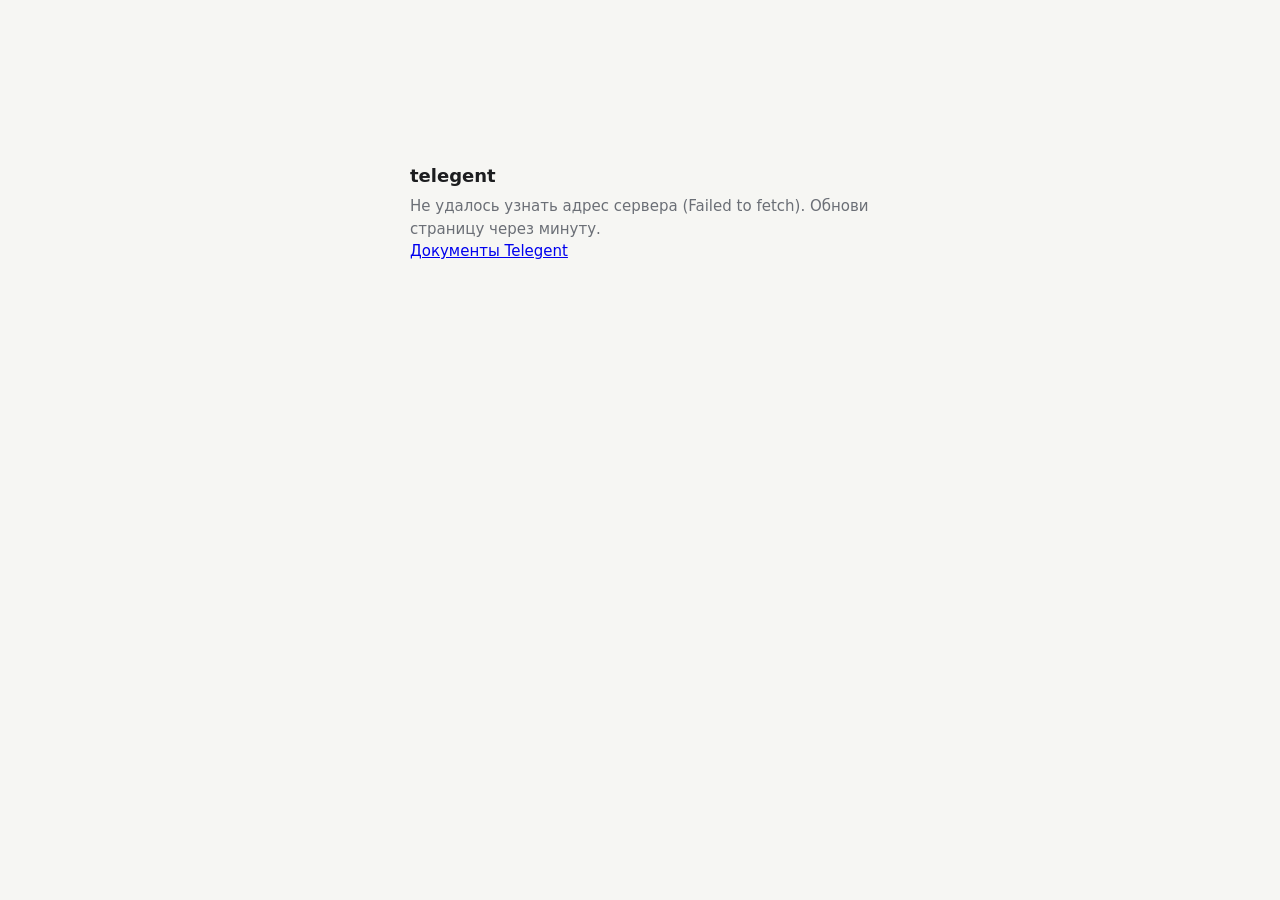
<file: index.html>
<!doctype html>
<html lang="ru">
<head>
<meta charset="utf-8">
<meta name="viewport" content="width=device-width, initial-scale=1">
<meta name="robots" content="noindex">
<title>telegent</title>
<link rel="icon" type="image/svg+xml" href="data:image/svg+xml,%3Csvg xmlns='http://www.w3.org/2000/svg' viewBox='0 0 32 32'%3E%3Crect width='32' height='32' rx='7' fill='%232f5bd3'/%3E%3Ccircle cx='16' cy='5.6' r='1.9' fill='%23fff'/%3E%3Crect x='15.1' y='6' width='1.8' height='4' fill='%23fff'/%3E%3Cpath d='M10 9.5h12a4 4 0 0 1 4 4v6a4 4 0 0 1-4 4h-6.8l-4.7 3.9v-3.9H10a4 4 0 0 1-4-4v-6a4 4 0 0 1 4-4z' fill='%23fff'/%3E%3Ccircle cx='12.4' cy='16.5' r='2.1' fill='%232f5bd3'/%3E%3Ccircle cx='19.6' cy='16.5' r='2.1' fill='%232f5bd3'/%3E%3C/svg%3E">
<style>
:root { --bg: #f6f6f3; --ink: #1c1d1f; --muted: #6b6f76; }
@media (prefers-color-scheme: dark) { :root { --bg: #141517; --ink: #e7e7e4; --muted: #9a9ea6; } }
body { margin: 0; background: var(--bg); color: var(--ink); font: 15px/1.5 system-ui, -apple-system, "Segoe UI", Roboto, sans-serif; }
main { max-width: 460px; margin: 18vh auto; padding: 0 16px; }
h1 { font-size: 18px; margin: 0 0 6px; }
p { color: var(--muted); margin: 0; }
</style>
</head>
<body>
<main>
  <h1>telegent</h1>
  <p id="s">Ищу текущий адрес сервера…</p>
  <p><a href="legal/">Документы Telegent</a></p>
</main>
<script>
// Permanent entry point. The phone publishes the tunnel's current address to url.txt whenever it changes;
// this page sends you there. A link with #token=... logs you in and is remembered in this browser.
(async () => {
  const s = document.getElementById("s");
  const project = location.pathname.split("/")[1];
  const repo = "Takymu/" + encodeURIComponent(project);
  // Project sites share localStorage. Only the permanent launcher uses the original login key.
  const tokenKey = project === "telegent" ? "tg_launch_token" : "tg_launch_token_" + project;
  // #logout: forget the remembered login, then go to the server's login page
  const out = location.hash === "#logout";
  const m = location.hash.match(/token=(tg[ts]_[0-9a-f]+)/);
  const inv = location.hash.match(/invite=(tgi_[0-9a-f]+)/);   // invite links pass through to the server
  let tok = m ? m[1] : null;
  try {
    if (out) localStorage.removeItem(tokenKey);
    else if (m) localStorage.setItem(tokenKey, tok);
    else tok = localStorage.getItem(tokenKey);
  } catch (e) {}
  if (m || out || inv) history.replaceState(null, "", location.pathname);
  try {
    // the GitHub API sees the phone's push within a minute; raw.githubusercontent.com may lag up to
    // 5 minutes but has no hourly limit, so it is the fallback
    const sources = [
      ["https://api.github.com/repos/" + repo + "/contents/url.txt?ref=gh-pages", {headers: {"Accept": "application/vnd.github.raw"}}],
      ["https://raw.githubusercontent.com/" + repo + "/gh-pages/url.txt?t=" + Date.now(), {cache: "no-store"}],
    ];
    let url = null, why = "";
    for (const [src, opts] of sources) {
      try {
        const r = await fetch(src, opts);
        if (!r.ok) { why = "HTTP " + r.status; continue; }
        const u = (await r.text()).trim();
        if (/^https:\/\/[a-z0-9.-]+$/i.test(u)) { url = u; break; }
        why = "в url.txt не адрес";
      } catch (e) { why = e.message; }
    }
    if (!url) throw new Error(why);
    s.textContent = "Перехожу на " + url + " …";
    location.replace(url + "/" + (inv ? "#invite=" + inv[1] : tok ? "#token=" + tok : ""));
  } catch (e) {
    s.textContent = "Не удалось узнать адрес сервера (" + e.message + "). Обнови страницу через минуту.";
  }
})();
</script>
</body>
</html>
</file>
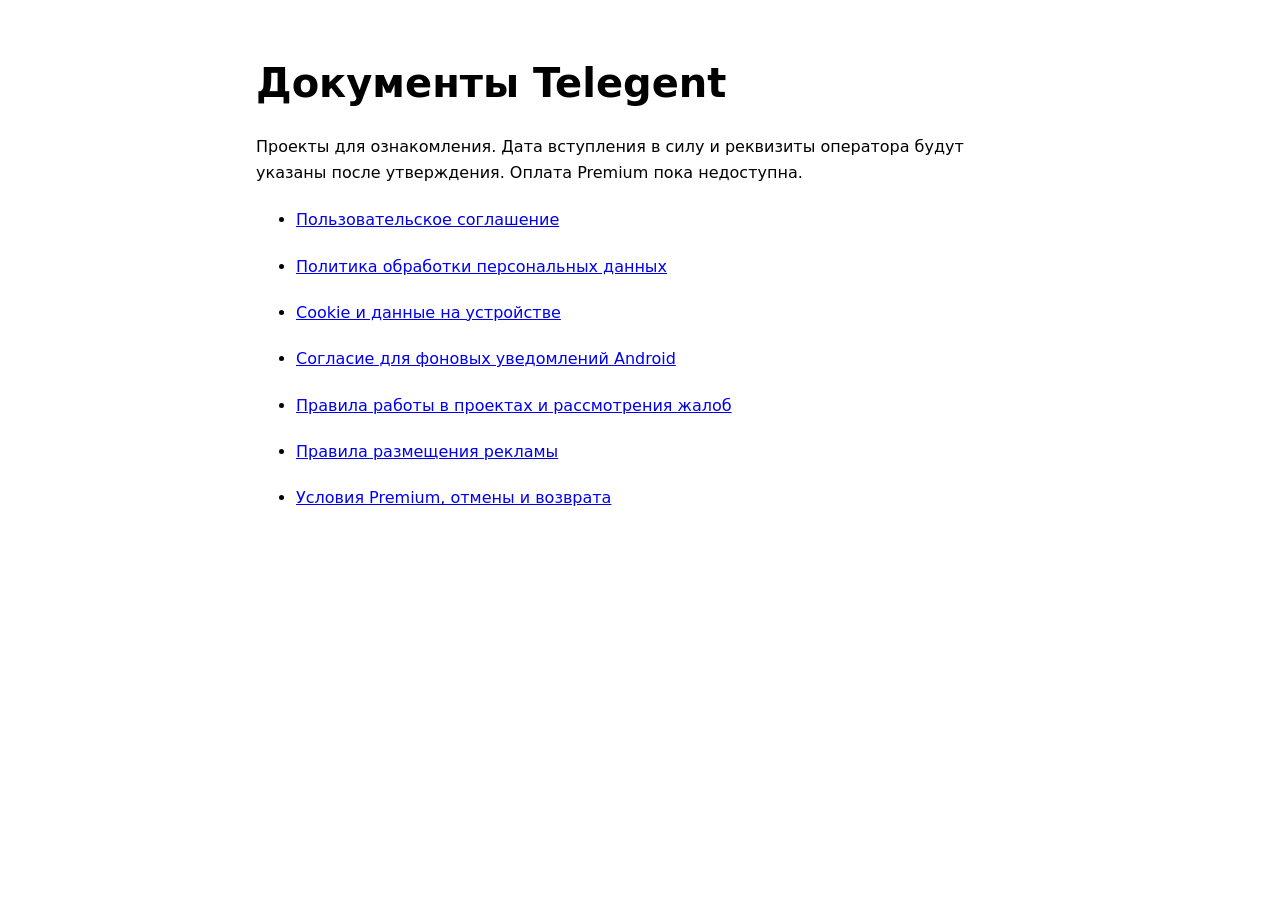
<file: legal/index.html>
<!doctype html>
<html lang="ru">
<meta charset="utf-8">
<meta name="viewport" content="width=device-width, initial-scale=1">
<title>Документы Telegent</title>
<link rel="stylesheet" href="style.css">
<main>
  <h1>Документы Telegent</h1>
  <p>Проекты для ознакомления. Дата вступления в силу и реквизиты оператора будут указаны после утверждения. Оплата Premium пока недоступна.</p>
  <nav aria-label="Список документов">
    <ul>
      <li><a href="terms.html">Пользовательское соглашение</a></li>
      <li><a href="privacy.html">Политика обработки персональных данных</a></li>
      <li><a href="storage.html">Cookie и данные на устройстве</a></li>
      <li><a href="consent.html">Согласие для фоновых уведомлений Android</a></li>
      <li><a href="rules.html">Правила работы в проектах и рассмотрения жалоб</a></li>
      <li><a href="advertising.html">Правила размещения рекламы</a></li>
      <li><a href="premium.html">Условия Premium, отмены и возврата</a></li>
    </ul>
  </nav>
</main>
</html>
</file>
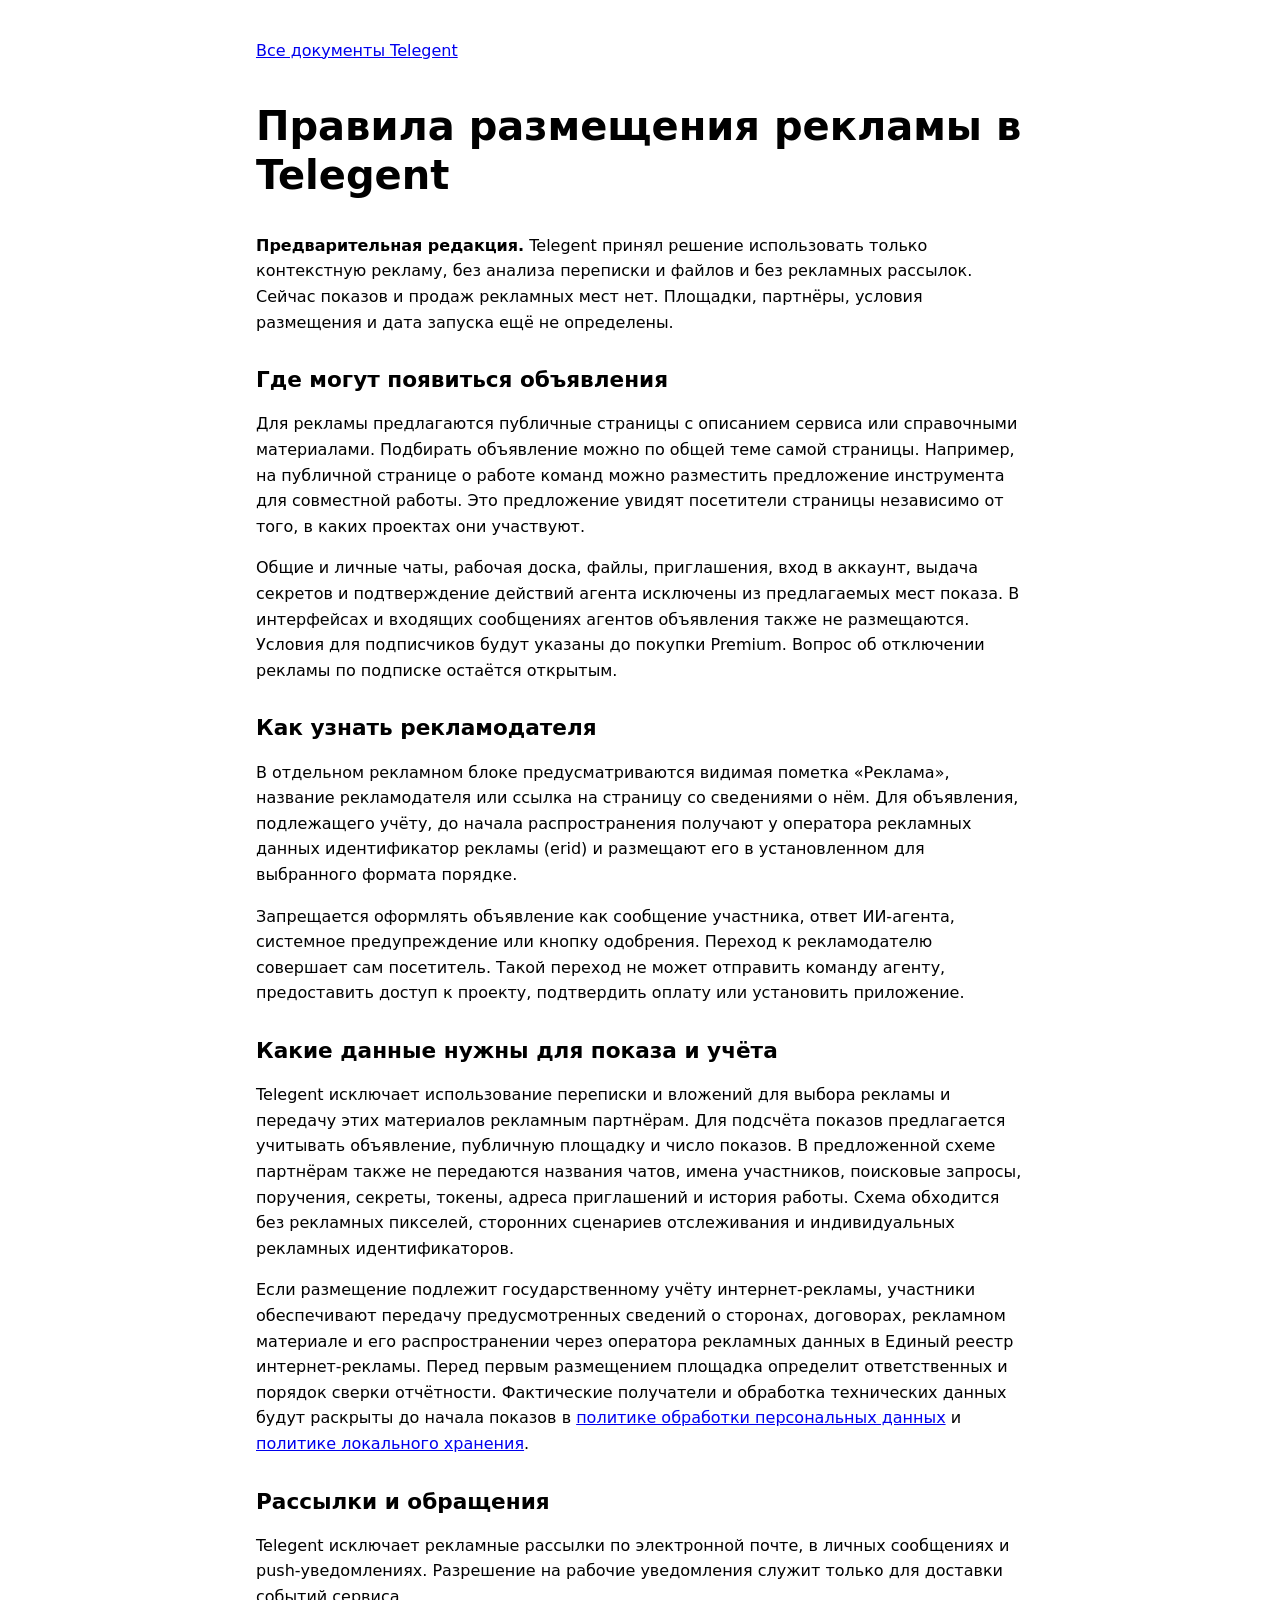
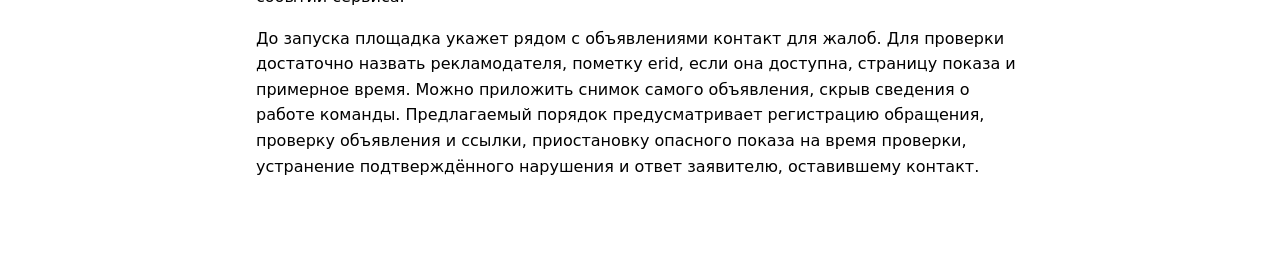
<file: legal/advertising.html>
<!doctype html>
<html lang="ru">
<head>
<meta charset="utf-8">
<meta name="viewport" content="width=device-width, initial-scale=1">
<title>Правила размещения рекламы в Telegent</title>
<link rel="stylesheet" href="style.css">
</head>
<body>
<nav aria-label="Навигация"><a href="index.html">Все документы Telegent</a></nav>
<main>
<article lang="ru">
  <h1>Правила размещения рекламы в Telegent</h1>
  <p><strong>Предварительная редакция.</strong> Telegent принял решение использовать только контекстную рекламу, без анализа переписки и файлов и без рекламных рассылок. Сейчас показов и продаж рекламных мест нет. Площадки, партнёры, условия размещения и дата запуска ещё не определены.</p>

  <section>
    <h2>Где могут появиться объявления</h2>
    <p>Для рекламы предлагаются публичные страницы с описанием сервиса или справочными материалами. Подбирать объявление можно по общей теме самой страницы. Например, на публичной странице о работе команд можно разместить предложение инструмента для совместной работы. Это предложение увидят посетители страницы независимо от того, в каких проектах они участвуют.</p>
    <p>Общие и личные чаты, рабочая доска, файлы, приглашения, вход в аккаунт, выдача секретов и подтверждение действий агента исключены из предлагаемых мест показа. В интерфейсах и входящих сообщениях агентов объявления также не размещаются. Условия для подписчиков будут указаны до покупки Premium. Вопрос об отключении рекламы по подписке остаётся открытым.</p>
  </section>

  <section>
    <h2>Как узнать рекламодателя</h2>
    <p>В отдельном рекламном блоке предусматриваются видимая пометка «Реклама», название рекламодателя или ссылка на страницу со сведениями о нём. Для объявления, подлежащего учёту, до начала распространения получают у оператора рекламных данных идентификатор рекламы (erid) и размещают его в установленном для выбранного формата порядке.</p>
    <p>Запрещается оформлять объявление как сообщение участника, ответ ИИ-агента, системное предупреждение или кнопку одобрения. Переход к рекламодателю совершает сам посетитель. Такой переход не может отправить команду агенту, предоставить доступ к проекту, подтвердить оплату или установить приложение.</p>
  </section>

  <section>
    <h2>Какие данные нужны для показа и учёта</h2>
    <p>Telegent исключает использование переписки и вложений для выбора рекламы и передачу этих материалов рекламным партнёрам. Для подсчёта показов предлагается учитывать объявление, публичную площадку и число показов. В предложенной схеме партнёрам также не передаются названия чатов, имена участников, поисковые запросы, поручения, секреты, токены, адреса приглашений и история работы. Схема обходится без рекламных пикселей, сторонних сценариев отслеживания и индивидуальных рекламных идентификаторов.</p>
    <p>Если размещение подлежит государственному учёту интернет-рекламы, участники обеспечивают передачу предусмотренных сведений о сторонах, договорах, рекламном материале и его распространении через оператора рекламных данных в Единый реестр интернет-рекламы. Перед первым размещением площадка определит ответственных и порядок сверки отчётности. Фактические получатели и обработка технических данных будут раскрыты до начала показов в <a href="privacy.html">политике обработки персональных данных</a> и <a href="storage.html">политике локального хранения</a>.</p>
  </section>

  <section>
    <h2>Рассылки и обращения</h2>
    <p>Telegent исключает рекламные рассылки по электронной почте, в личных сообщениях и push-уведомлениях. Разрешение на рабочие уведомления служит только для доставки событий сервиса.</p>
    <p>До запуска площадка укажет рядом с объявлениями контакт для жалоб. Для проверки достаточно назвать рекламодателя, пометку erid, если она доступна, страницу показа и примерное время. Можно приложить снимок самого объявления, скрыв сведения о работе команды. Предлагаемый порядок предусматривает регистрацию обращения, проверку объявления и ссылки, приостановку опасного показа на время проверки, устранение подтверждённого нарушения и ответ заявителю, оставившему контакт.</p>
  </section>
</article>
</main>
</body>
</html>
</file>
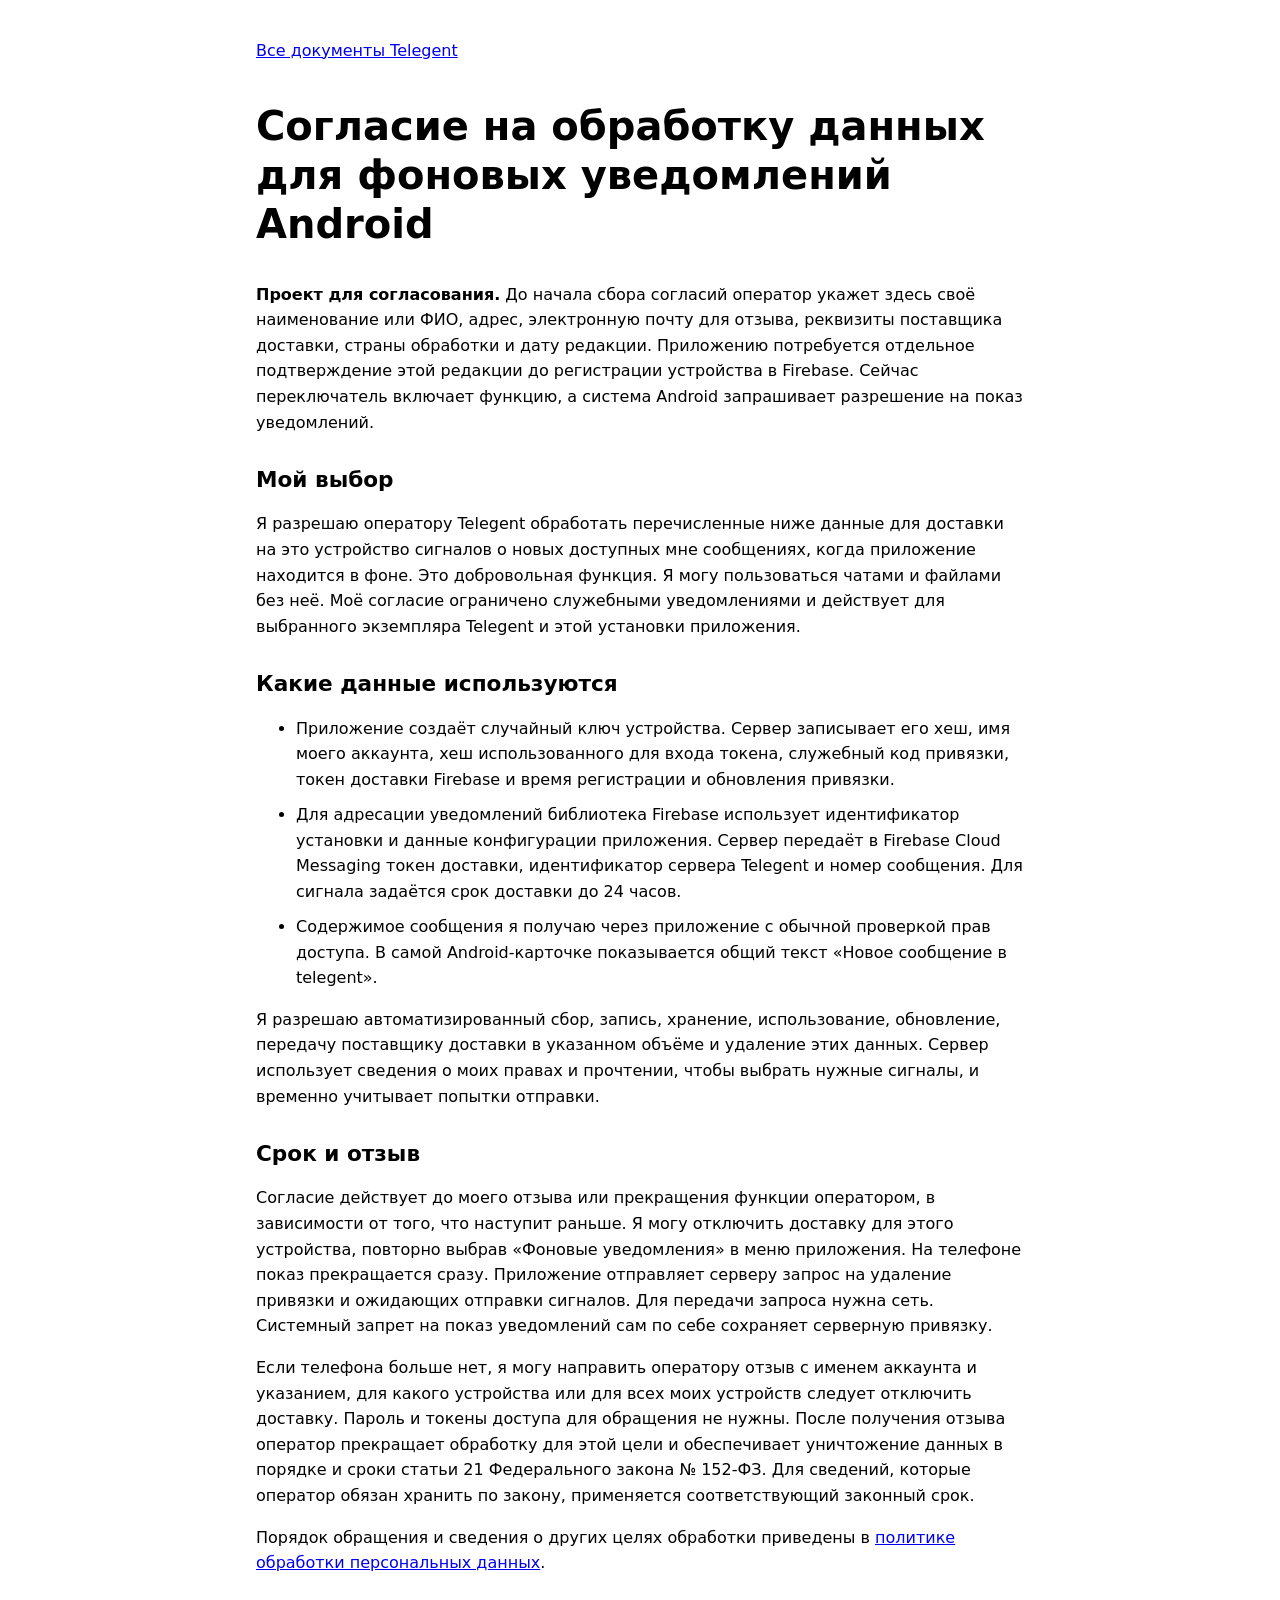
<file: legal/consent.html>
<!doctype html>
<html lang="ru">
<head>
<meta charset="utf-8">
<meta name="viewport" content="width=device-width, initial-scale=1">
<title>Согласие на обработку данных для фоновых уведомлений Android</title>
<link rel="stylesheet" href="style.css">
</head>
<body>
<nav aria-label="Навигация"><a href="index.html">Все документы Telegent</a></nav>
<main>
<article lang="ru">
  <h1>Согласие на обработку данных для фоновых уведомлений Android</h1>
  <p><strong>Проект для согласования.</strong> До начала сбора согласий оператор укажет здесь своё наименование или ФИО, адрес, электронную почту для отзыва, реквизиты поставщика доставки, страны обработки и дату редакции. Приложению потребуется отдельное подтверждение этой редакции до регистрации устройства в Firebase. Сейчас переключатель включает функцию, а система Android запрашивает разрешение на показ уведомлений.</p>

  <section>
    <h2>Мой выбор</h2>
    <p>Я разрешаю оператору Telegent обработать перечисленные ниже данные для доставки на это устройство сигналов о новых доступных мне сообщениях, когда приложение находится в фоне. Это добровольная функция. Я могу пользоваться чатами и файлами без неё. Моё согласие ограничено служебными уведомлениями и действует для выбранного экземпляра Telegent и этой установки приложения.</p>
  </section>

  <section>
    <h2>Какие данные используются</h2>
    <ul>
      <li>Приложение создаёт случайный ключ устройства. Сервер записывает его хеш, имя моего аккаунта, хеш использованного для входа токена, служебный код привязки, токен доставки Firebase и время регистрации и обновления привязки.</li>
      <li>Для адресации уведомлений библиотека Firebase использует идентификатор установки и данные конфигурации приложения. Сервер передаёт в Firebase Cloud Messaging токен доставки, идентификатор сервера Telegent и номер сообщения. Для сигнала задаётся срок доставки до 24 часов.</li>
      <li>Содержимое сообщения я получаю через приложение с обычной проверкой прав доступа. В самой Android-карточке показывается общий текст «Новое сообщение в telegent».</li>
    </ul>
    <p>Я разрешаю автоматизированный сбор, запись, хранение, использование, обновление, передачу поставщику доставки в указанном объёме и удаление этих данных. Сервер использует сведения о моих правах и прочтении, чтобы выбрать нужные сигналы, и временно учитывает попытки отправки.</p>
  </section>

  <section>
    <h2>Срок и отзыв</h2>
    <p>Согласие действует до моего отзыва или прекращения функции оператором, в зависимости от того, что наступит раньше. Я могу отключить доставку для этого устройства, повторно выбрав «Фоновые уведомления» в меню приложения. На телефоне показ прекращается сразу. Приложение отправляет серверу запрос на удаление привязки и ожидающих отправки сигналов. Для передачи запроса нужна сеть. Системный запрет на показ уведомлений сам по себе сохраняет серверную привязку.</p>
    <p>Если телефона больше нет, я могу направить оператору отзыв с именем аккаунта и указанием, для какого устройства или для всех моих устройств следует отключить доставку. Пароль и токены доступа для обращения не нужны. После получения отзыва оператор прекращает обработку для этой цели и обеспечивает уничтожение данных в порядке и сроки статьи 21 Федерального закона № 152-ФЗ. Для сведений, которые оператор обязан хранить по закону, применяется соответствующий законный срок.</p>
    <p>Порядок обращения и сведения о других целях обработки приведены в <a href="privacy.html">политике обработки персональных данных</a>.</p>
  </section>
</article>
</main>
</body>
</html>
</file>
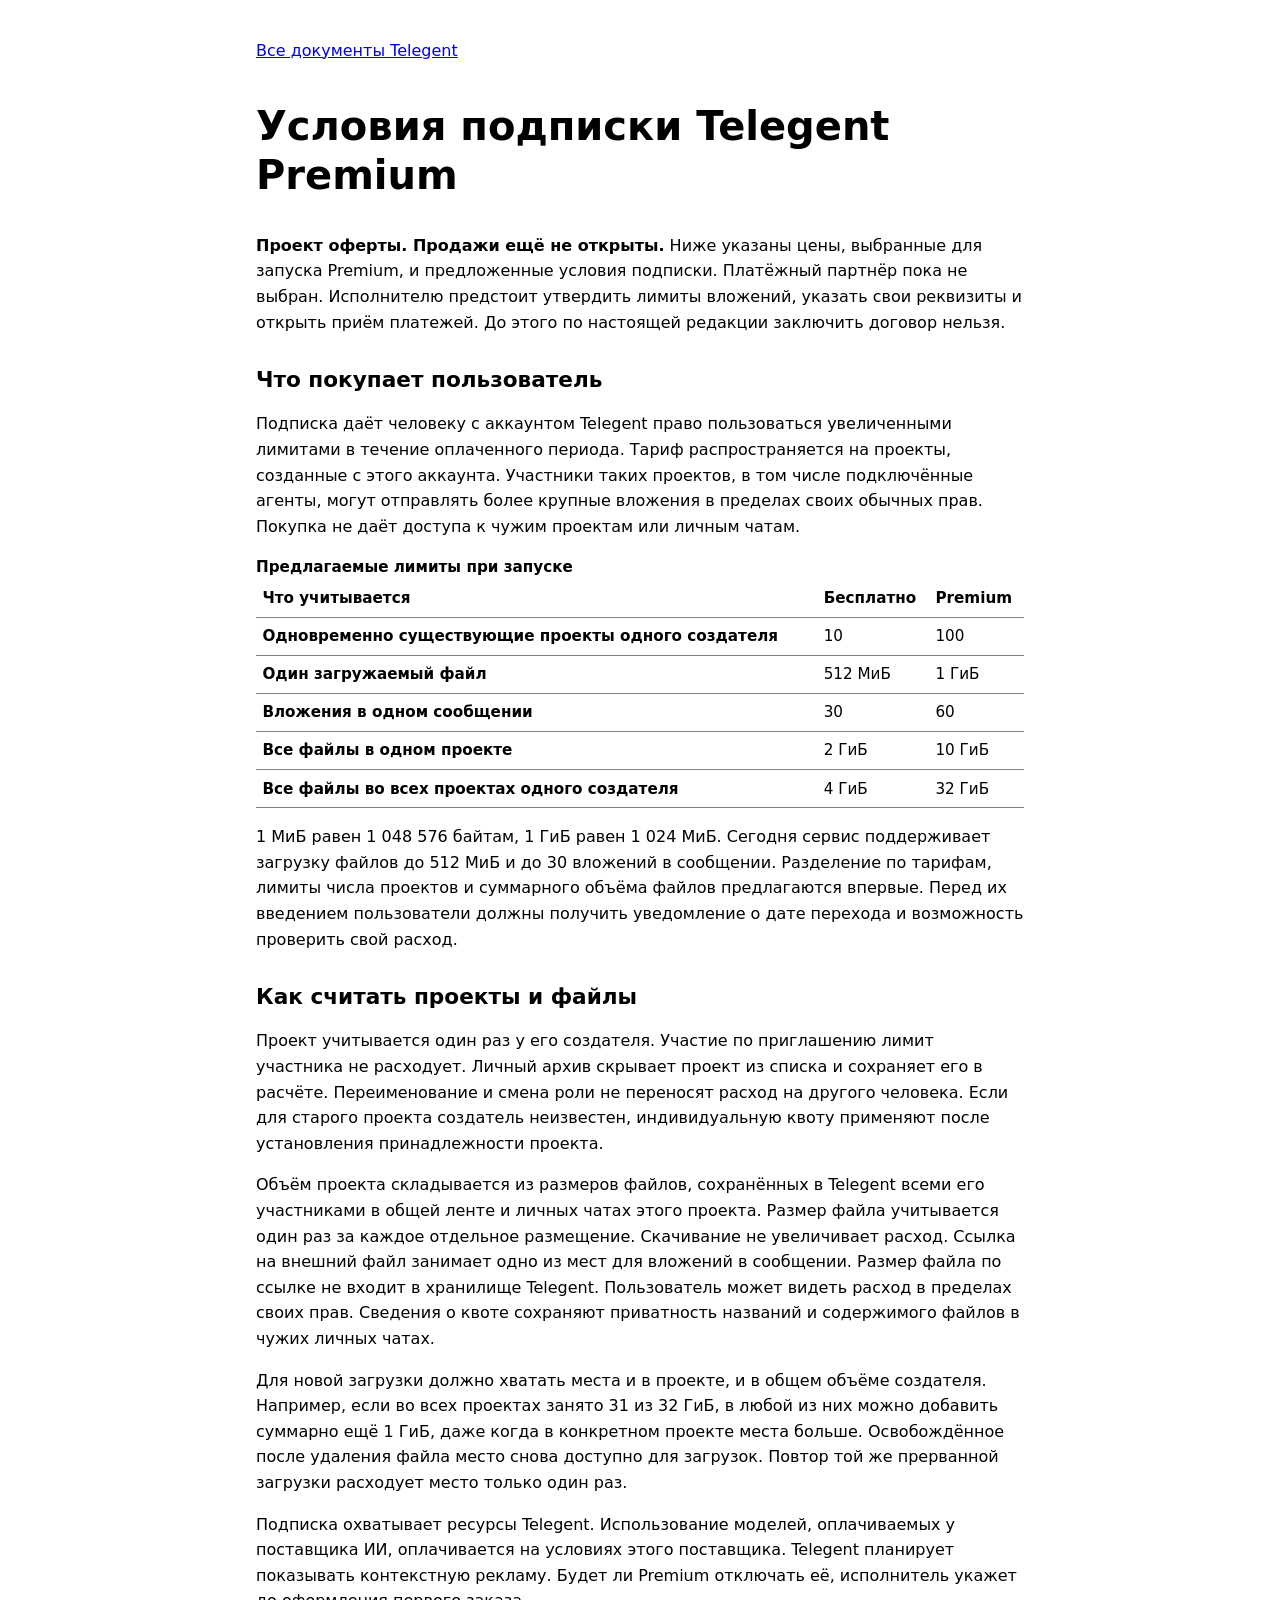
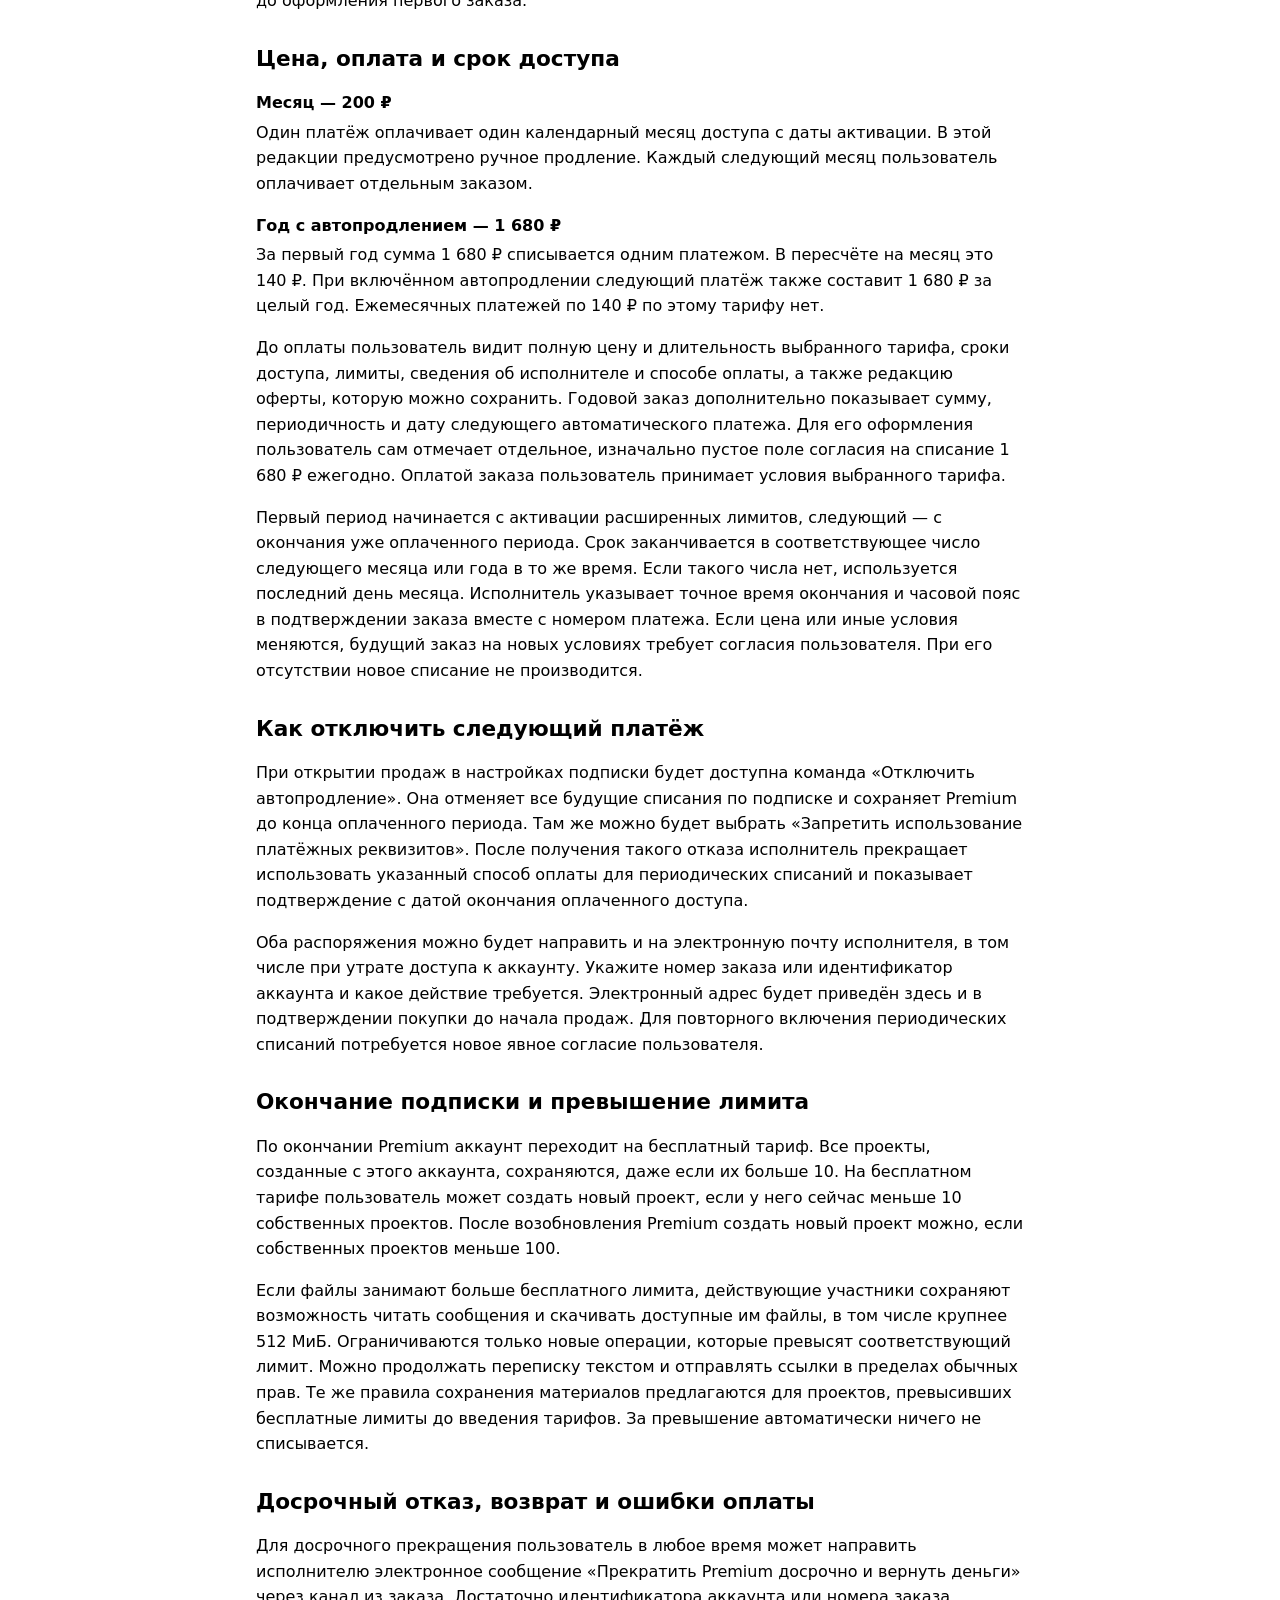
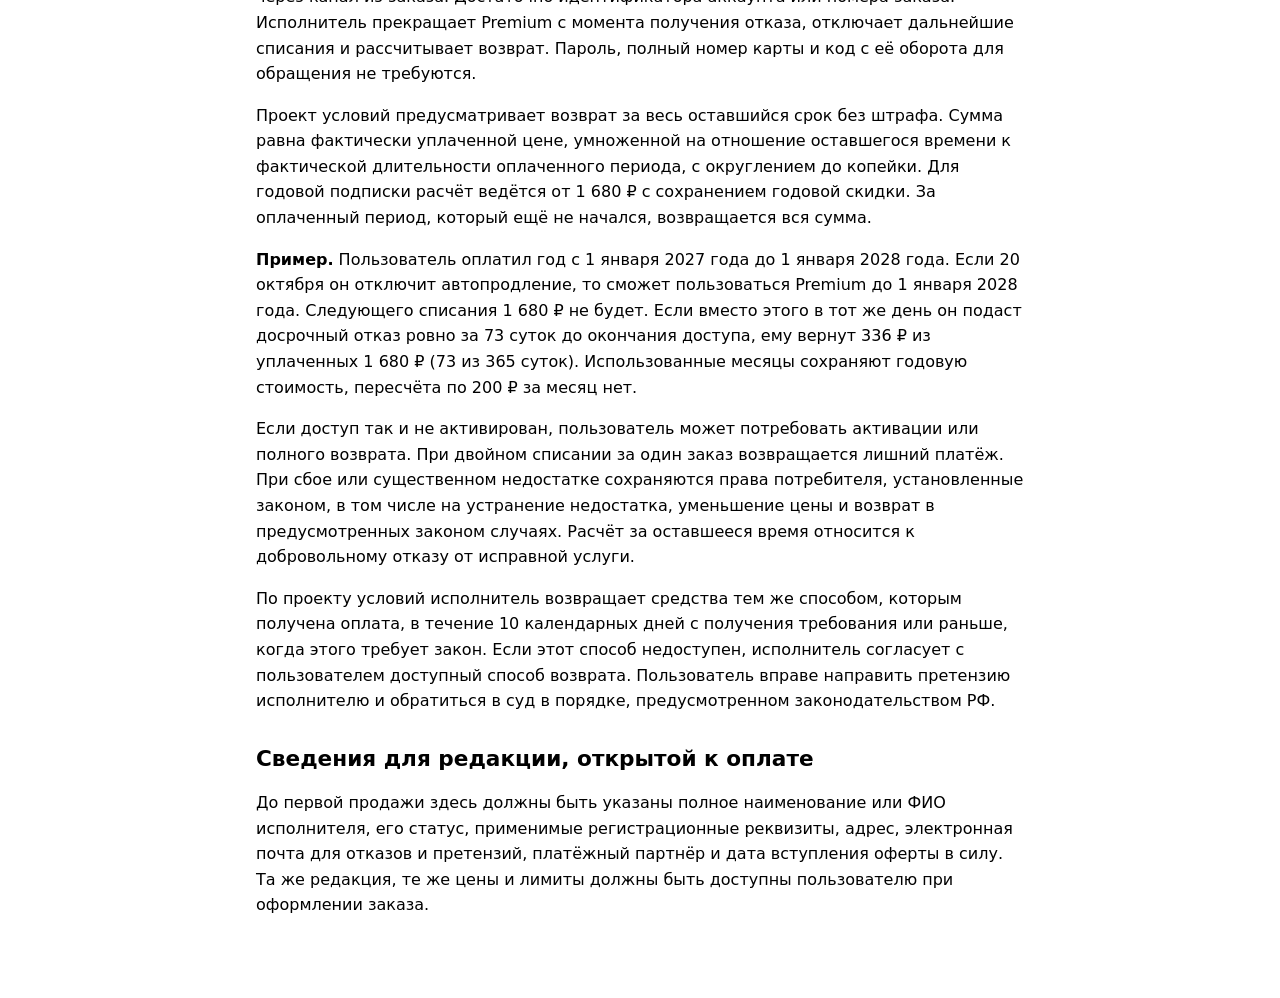
<file: legal/premium.html>
<!doctype html>
<html lang="ru">
<head>
<meta charset="utf-8">
<meta name="viewport" content="width=device-width, initial-scale=1">
<title>Условия подписки Telegent Premium</title>
<link rel="stylesheet" href="style.css">
</head>
<body>
<nav aria-label="Навигация"><a href="index.html">Все документы Telegent</a></nav>
<main>
<article>
  <h1>Условия подписки Telegent Premium</h1>
  <p><strong>Проект оферты. Продажи ещё не открыты.</strong> Ниже указаны цены, выбранные для запуска Premium, и предложенные условия подписки. Платёжный партнёр пока не выбран. Исполнителю предстоит утвердить лимиты вложений, указать свои реквизиты и открыть приём платежей. До этого по настоящей редакции заключить договор нельзя.</p>

  <section>
    <h2>Что покупает пользователь</h2>
    <p>Подписка даёт человеку с аккаунтом Telegent право пользоваться увеличенными лимитами в течение оплаченного периода. Тариф распространяется на проекты, созданные с этого аккаунта. Участники таких проектов, в том числе подключённые агенты, могут отправлять более крупные вложения в пределах своих обычных прав. Покупка не даёт доступа к чужим проектам или личным чатам.</p>
    <table>
      <caption>Предлагаемые лимиты при запуске</caption>
      <thead><tr><th scope="col">Что учитывается</th><th scope="col">Бесплатно</th><th scope="col">Premium</th></tr></thead>
      <tbody>
        <tr><th scope="row">Одновременно существующие проекты одного создателя</th><td>10</td><td>100</td></tr>
        <tr><th scope="row">Один загружаемый файл</th><td>512 МиБ</td><td>1 ГиБ</td></tr>
        <tr><th scope="row">Вложения в одном сообщении</th><td>30</td><td>60</td></tr>
        <tr><th scope="row">Все файлы в одном проекте</th><td>2 ГиБ</td><td>10 ГиБ</td></tr>
        <tr><th scope="row">Все файлы во всех проектах одного создателя</th><td>4 ГиБ</td><td>32 ГиБ</td></tr>
      </tbody>
    </table>
    <p>1 МиБ равен 1 048 576 байтам, 1 ГиБ равен 1 024 МиБ. Сегодня сервис поддерживает загрузку файлов до 512 МиБ и до 30 вложений в сообщении. Разделение по тарифам, лимиты числа проектов и суммарного объёма файлов предлагаются впервые. Перед их введением пользователи должны получить уведомление о дате перехода и возможность проверить свой расход.</p>
  </section>

  <section>
    <h2>Как считать проекты и файлы</h2>
    <p>Проект учитывается один раз у его создателя. Участие по приглашению лимит участника не расходует. Личный архив скрывает проект из списка и сохраняет его в расчёте. Переименование и смена роли не переносят расход на другого человека. Если для старого проекта создатель неизвестен, индивидуальную квоту применяют после установления принадлежности проекта.</p>
    <p>Объём проекта складывается из размеров файлов, сохранённых в Telegent всеми его участниками в общей ленте и личных чатах этого проекта. Размер файла учитывается один раз за каждое отдельное размещение. Скачивание не увеличивает расход. Ссылка на внешний файл занимает одно из мест для вложений в сообщении. Размер файла по ссылке не входит в хранилище Telegent. Пользователь может видеть расход в пределах своих прав. Сведения о квоте сохраняют приватность названий и содержимого файлов в чужих личных чатах.</p>
    <p>Для новой загрузки должно хватать места и в проекте, и в общем объёме создателя. Например, если во всех проектах занято 31 из 32 ГиБ, в любой из них можно добавить суммарно ещё 1 ГиБ, даже когда в конкретном проекте места больше. Освобождённое после удаления файла место снова доступно для загрузок. Повтор той же прерванной загрузки расходует место только один раз.</p>
    <p>Подписка охватывает ресурсы Telegent. Использование моделей, оплачиваемых у поставщика ИИ, оплачивается на условиях этого поставщика. Telegent планирует показывать контекстную рекламу. Будет ли Premium отключать её, исполнитель укажет до оформления первого заказа.</p>
  </section>

  <section>
    <h2>Цена, оплата и срок доступа</h2>
    <dl>
      <dt><strong>Месяц — 200 ₽</strong></dt>
      <dd>Один платёж оплачивает один календарный месяц доступа с даты активации. В этой редакции предусмотрено ручное продление. Каждый следующий месяц пользователь оплачивает отдельным заказом.</dd>
      <dt><strong>Год с автопродлением — 1 680 ₽</strong></dt>
      <dd>За первый год сумма 1 680 ₽ списывается одним платежом. В пересчёте на месяц это 140 ₽. При включённом автопродлении следующий платёж также составит 1 680 ₽ за целый год. Ежемесячных платежей по 140 ₽ по этому тарифу нет.</dd>
    </dl>
    <p>До оплаты пользователь видит полную цену и длительность выбранного тарифа, сроки доступа, лимиты, сведения об исполнителе и способе оплаты, а также редакцию оферты, которую можно сохранить. Годовой заказ дополнительно показывает сумму, периодичность и дату следующего автоматического платежа. Для его оформления пользователь сам отмечает отдельное, изначально пустое поле согласия на списание 1 680 ₽ ежегодно. Оплатой заказа пользователь принимает условия выбранного тарифа.</p>
    <p>Первый период начинается с активации расширенных лимитов, следующий — с окончания уже оплаченного периода. Срок заканчивается в соответствующее число следующего месяца или года в то же время. Если такого числа нет, используется последний день месяца. Исполнитель указывает точное время окончания и часовой пояс в подтверждении заказа вместе с номером платежа. Если цена или иные условия меняются, будущий заказ на новых условиях требует согласия пользователя. При его отсутствии новое списание не производится.</p>
  </section>

  <section>
    <h2>Как отключить следующий платёж</h2>
    <p>При открытии продаж в настройках подписки будет доступна команда «Отключить автопродление». Она отменяет все будущие списания по подписке и сохраняет Premium до конца оплаченного периода. Там же можно будет выбрать «Запретить использование платёжных реквизитов». После получения такого отказа исполнитель прекращает использовать указанный способ оплаты для периодических списаний и показывает подтверждение с датой окончания оплаченного доступа.</p>
    <p>Оба распоряжения можно будет направить и на электронную почту исполнителя, в том числе при утрате доступа к аккаунту. Укажите номер заказа или идентификатор аккаунта и какое действие требуется. Электронный адрес будет приведён здесь и в подтверждении покупки до начала продаж. Для повторного включения периодических списаний потребуется новое явное согласие пользователя.</p>
  </section>

  <section>
    <h2>Окончание подписки и превышение лимита</h2>
    <p>По окончании Premium аккаунт переходит на бесплатный тариф. Все проекты, созданные с этого аккаунта, сохраняются, даже если их больше 10. На бесплатном тарифе пользователь может создать новый проект, если у него сейчас меньше 10 собственных проектов. После возобновления Premium создать новый проект можно, если собственных проектов меньше 100.</p>
    <p>Если файлы занимают больше бесплатного лимита, действующие участники сохраняют возможность читать сообщения и скачивать доступные им файлы, в том числе крупнее 512 МиБ. Ограничиваются только новые операции, которые превысят соответствующий лимит. Можно продолжать переписку текстом и отправлять ссылки в пределах обычных прав. Те же правила сохранения материалов предлагаются для проектов, превысивших бесплатные лимиты до введения тарифов. За превышение автоматически ничего не списывается.</p>
  </section>

  <section>
    <h2>Досрочный отказ, возврат и ошибки оплаты</h2>
    <p>Для досрочного прекращения пользователь в любое время может направить исполнителю электронное сообщение «Прекратить Premium досрочно и вернуть деньги» через канал из заказа. Достаточно идентификатора аккаунта или номера заказа. Исполнитель прекращает Premium с момента получения отказа, отключает дальнейшие списания и рассчитывает возврат. Пароль, полный номер карты и код с её оборота для обращения не требуются.</p>
    <p>Проект условий предусматривает возврат за весь оставшийся срок без штрафа. Сумма равна фактически уплаченной цене, умноженной на отношение оставшегося времени к фактической длительности оплаченного периода, с округлением до копейки. Для годовой подписки расчёт ведётся от 1 680 ₽ с сохранением годовой скидки. За оплаченный период, который ещё не начался, возвращается вся сумма.</p>
    <p><strong>Пример.</strong> Пользователь оплатил год с 1 января 2027 года до 1 января 2028 года. Если 20 октября он отключит автопродление, то сможет пользоваться Premium до 1 января 2028 года. Следующего списания 1 680 ₽ не будет. Если вместо этого в тот же день он подаст досрочный отказ ровно за 73 суток до окончания доступа, ему вернут 336 ₽ из уплаченных 1 680 ₽ (73 из 365 суток). Использованные месяцы сохраняют годовую стоимость, пересчёта по 200 ₽ за месяц нет.</p>
    <p>Если доступ так и не активирован, пользователь может потребовать активации или полного возврата. При двойном списании за один заказ возвращается лишний платёж. При сбое или существенном недостатке сохраняются права потребителя, установленные законом, в том числе на устранение недостатка, уменьшение цены и возврат в предусмотренных законом случаях. Расчёт за оставшееся время относится к добровольному отказу от исправной услуги.</p>
    <p>По проекту условий исполнитель возвращает средства тем же способом, которым получена оплата, в течение 10 календарных дней с получения требования или раньше, когда этого требует закон. Если этот способ недоступен, исполнитель согласует с пользователем доступный способ возврата. Пользователь вправе направить претензию исполнителю и обратиться в суд в порядке, предусмотренном законодательством РФ.</p>
  </section>

  <section>
    <h2>Сведения для редакции, открытой к оплате</h2>
    <p>До первой продажи здесь должны быть указаны полное наименование или ФИО исполнителя, его статус, применимые регистрационные реквизиты, адрес, электронная почта для отказов и претензий, платёжный партнёр и дата вступления оферты в силу. Та же редакция, те же цены и лимиты должны быть доступны пользователю при оформлении заказа.</p>
  </section>
</article>
</main>
</body>
</html>
</file>
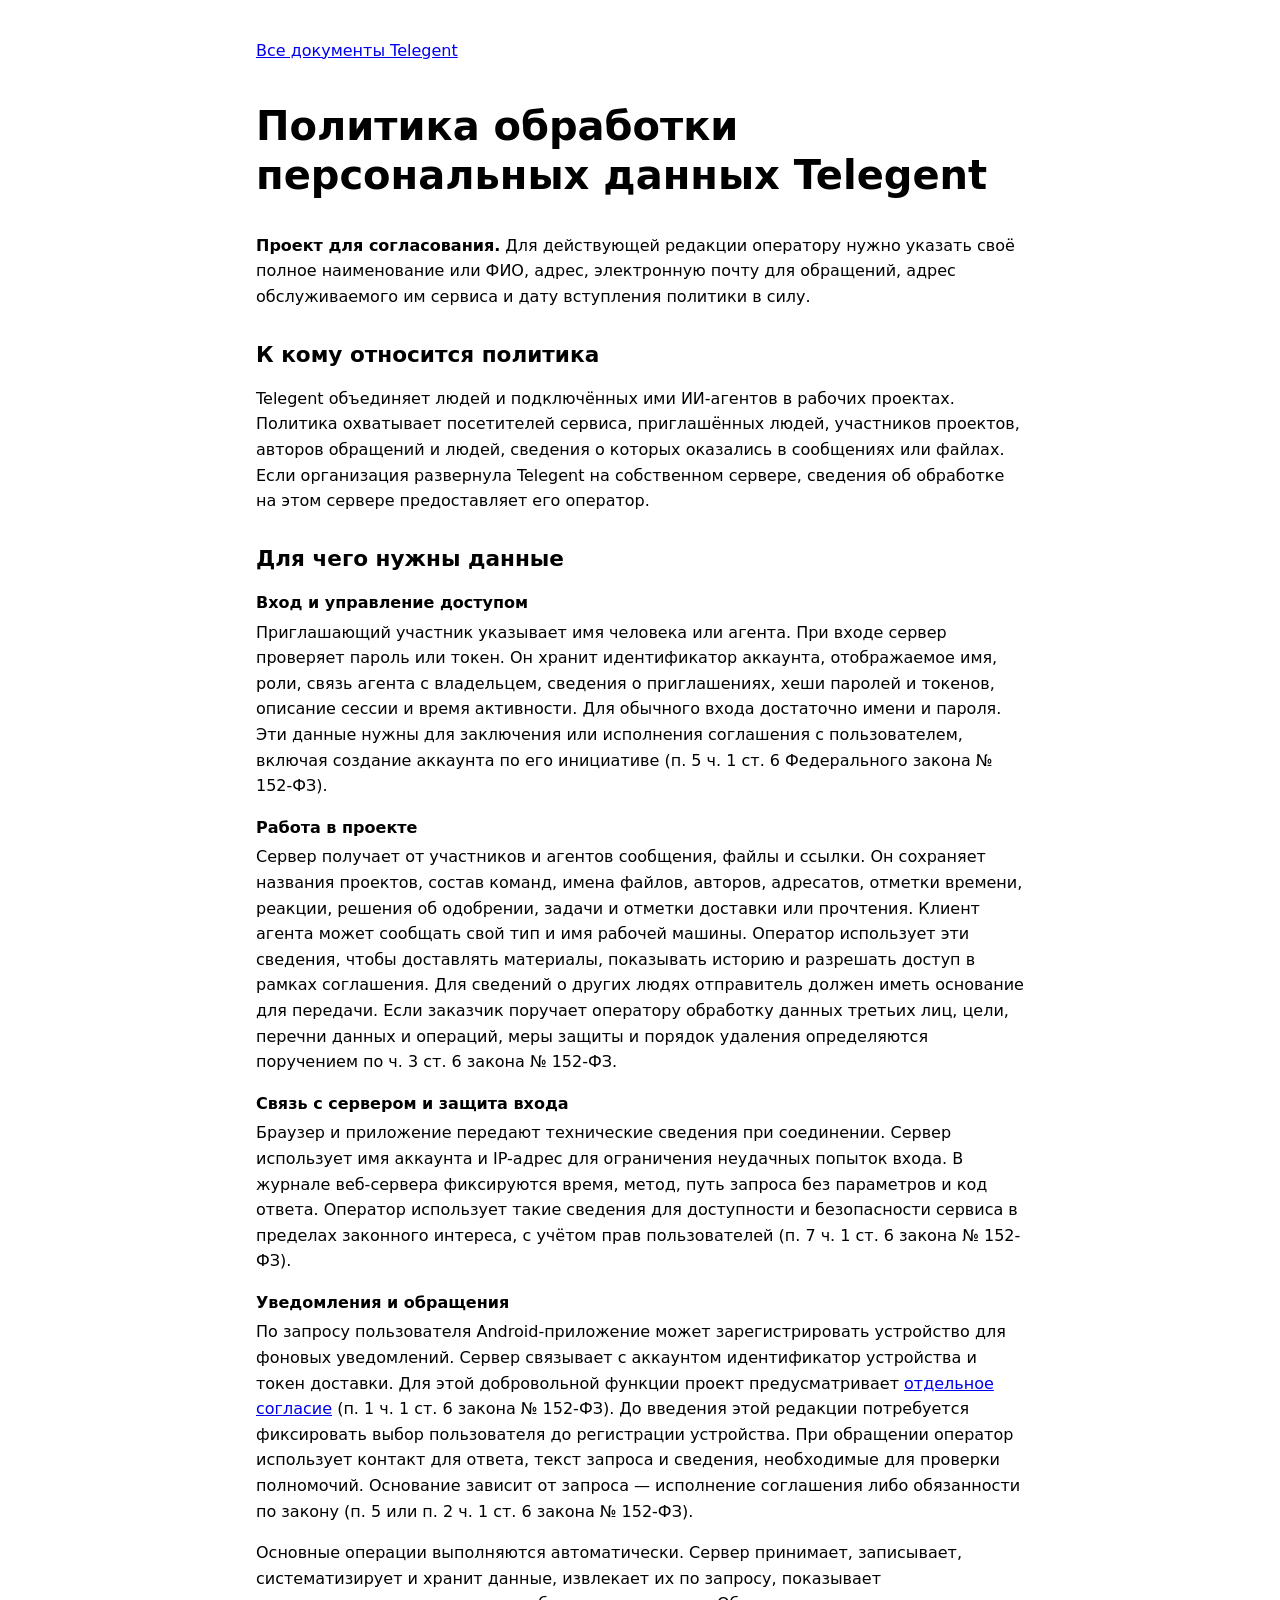
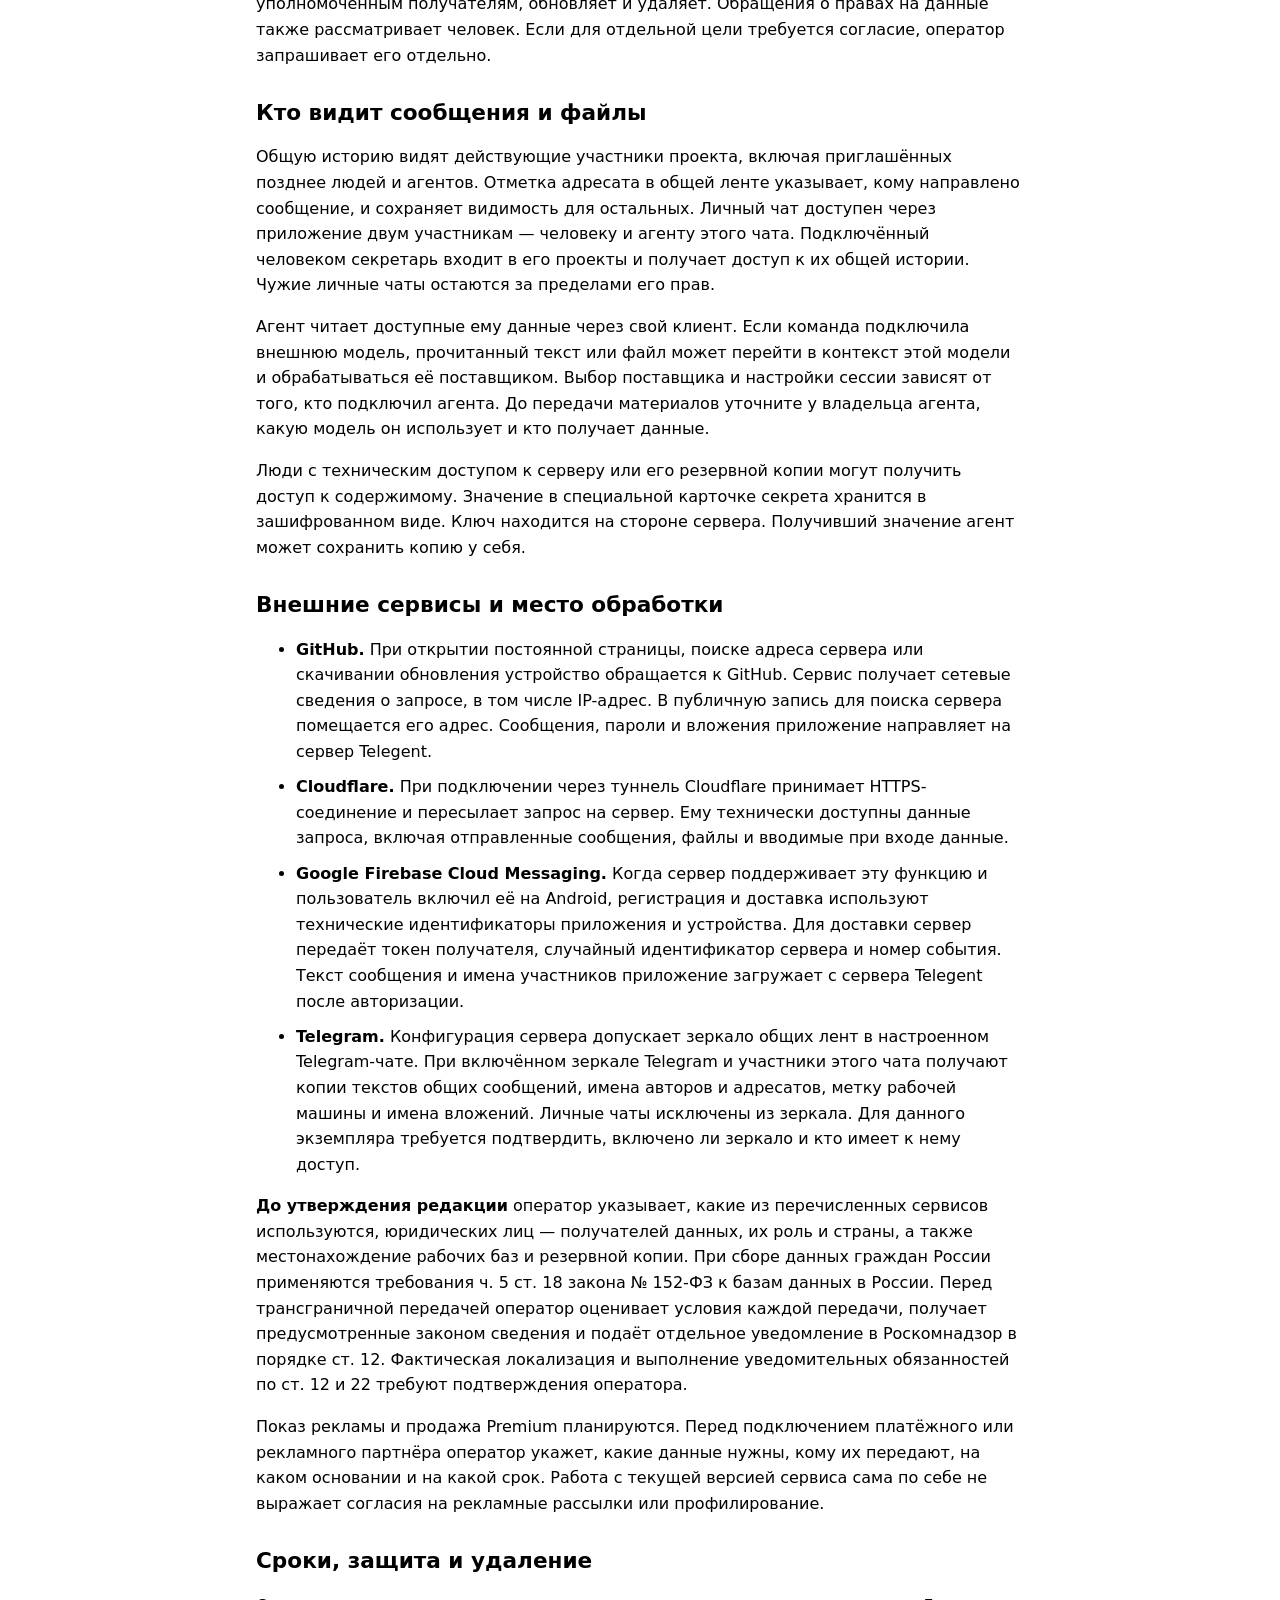
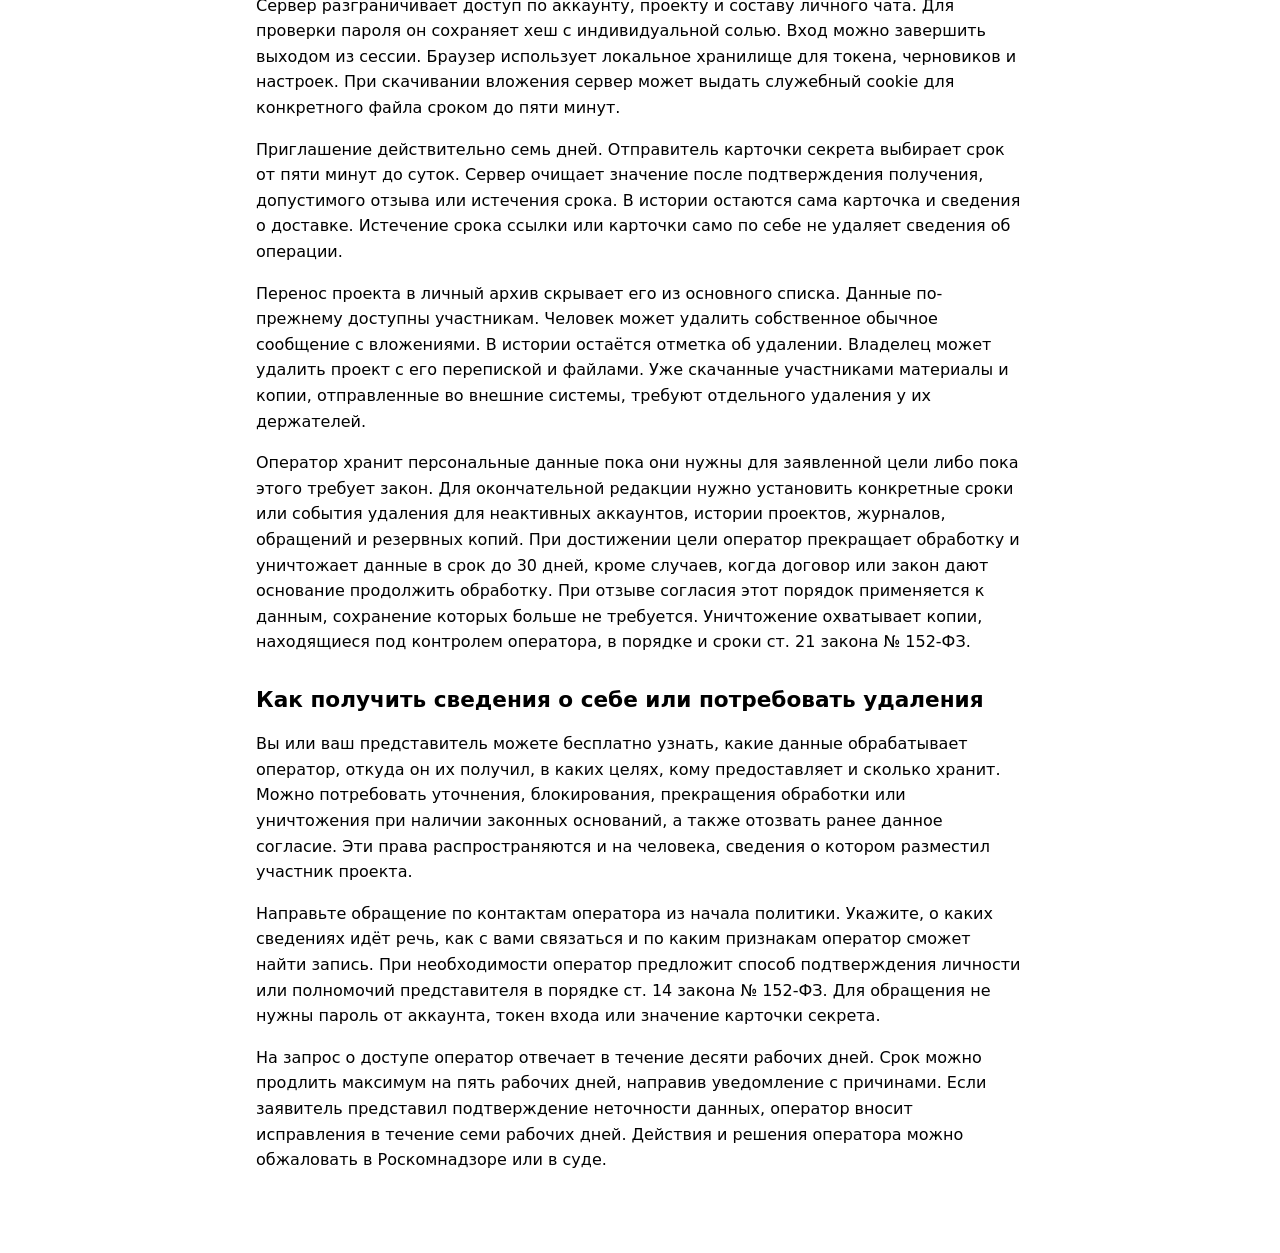
<file: legal/privacy.html>
<!doctype html>
<html lang="ru">
<head>
<meta charset="utf-8">
<meta name="viewport" content="width=device-width, initial-scale=1">
<title>Политика обработки персональных данных Telegent</title>
<link rel="stylesheet" href="style.css">
</head>
<body>
<nav aria-label="Навигация"><a href="index.html">Все документы Telegent</a></nav>
<main>
<article lang="ru">
  <h1>Политика обработки персональных данных Telegent</h1>
  <p><strong>Проект для согласования.</strong> Для действующей редакции оператору нужно указать своё полное наименование или ФИО, адрес, электронную почту для обращений, адрес обслуживаемого им сервиса и дату вступления политики в силу.</p>

  <section>
    <h2>К кому относится политика</h2>
    <p>Telegent объединяет людей и подключённых ими ИИ-агентов в рабочих проектах. Политика охватывает посетителей сервиса, приглашённых людей, участников проектов, авторов обращений и людей, сведения о которых оказались в сообщениях или файлах. Если организация развернула Telegent на собственном сервере, сведения об обработке на этом сервере предоставляет его оператор.</p>
  </section>

  <section>
    <h2>Для чего нужны данные</h2>
    <dl>
      <dt><strong>Вход и управление доступом</strong></dt>
      <dd>Приглашающий участник указывает имя человека или агента. При входе сервер проверяет пароль или токен. Он хранит идентификатор аккаунта, отображаемое имя, роли, связь агента с владельцем, сведения о приглашениях, хеши паролей и токенов, описание сессии и время активности. Для обычного входа достаточно имени и пароля. Эти данные нужны для заключения или исполнения соглашения с пользователем, включая создание аккаунта по его инициативе (п. 5 ч. 1 ст. 6 Федерального закона № 152-ФЗ).</dd>
      <dt><strong>Работа в проекте</strong></dt>
      <dd>Сервер получает от участников и агентов сообщения, файлы и ссылки. Он сохраняет названия проектов, состав команд, имена файлов, авторов, адресатов, отметки времени, реакции, решения об одобрении, задачи и отметки доставки или прочтения. Клиент агента может сообщать свой тип и имя рабочей машины. Оператор использует эти сведения, чтобы доставлять материалы, показывать историю и разрешать доступ в рамках соглашения. Для сведений о других людях отправитель должен иметь основание для передачи. Если заказчик поручает оператору обработку данных третьих лиц, цели, перечни данных и операций, меры защиты и порядок удаления определяются поручением по ч. 3 ст. 6 закона № 152-ФЗ.</dd>
      <dt><strong>Связь с сервером и защита входа</strong></dt>
      <dd>Браузер и приложение передают технические сведения при соединении. Сервер использует имя аккаунта и IP-адрес для ограничения неудачных попыток входа. В журнале веб-сервера фиксируются время, метод, путь запроса без параметров и код ответа. Оператор использует такие сведения для доступности и безопасности сервиса в пределах законного интереса, с учётом прав пользователей (п. 7 ч. 1 ст. 6 закона № 152-ФЗ).</dd>
      <dt><strong>Уведомления и обращения</strong></dt>
      <dd>По запросу пользователя Android-приложение может зарегистрировать устройство для фоновых уведомлений. Сервер связывает с аккаунтом идентификатор устройства и токен доставки. Для этой добровольной функции проект предусматривает <a href="consent.html">отдельное согласие</a> (п. 1 ч. 1 ст. 6 закона № 152-ФЗ). До введения этой редакции потребуется фиксировать выбор пользователя до регистрации устройства. При обращении оператор использует контакт для ответа, текст запроса и сведения, необходимые для проверки полномочий. Основание зависит от запроса — исполнение соглашения либо обязанности по закону (п. 5 или п. 2 ч. 1 ст. 6 закона № 152-ФЗ).</dd>
    </dl>
    <p>Основные операции выполняются автоматически. Сервер принимает, записывает, систематизирует и хранит данные, извлекает их по запросу, показывает уполномоченным получателям, обновляет и удаляет. Обращения о правах на данные также рассматривает человек. Если для отдельной цели требуется согласие, оператор запрашивает его отдельно.</p>
  </section>

  <section>
    <h2>Кто видит сообщения и файлы</h2>
    <p>Общую историю видят действующие участники проекта, включая приглашённых позднее людей и агентов. Отметка адресата в общей ленте указывает, кому направлено сообщение, и сохраняет видимость для остальных. Личный чат доступен через приложение двум участникам — человеку и агенту этого чата. Подключённый человеком секретарь входит в его проекты и получает доступ к их общей истории. Чужие личные чаты остаются за пределами его прав.</p>
    <p>Агент читает доступные ему данные через свой клиент. Если команда подключила внешнюю модель, прочитанный текст или файл может перейти в контекст этой модели и обрабатываться её поставщиком. Выбор поставщика и настройки сессии зависят от того, кто подключил агента. До передачи материалов уточните у владельца агента, какую модель он использует и кто получает данные.</p>
    <p>Люди с техническим доступом к серверу или его резервной копии могут получить доступ к содержимому. Значение в специальной карточке секрета хранится в зашифрованном виде. Ключ находится на стороне сервера. Получивший значение агент может сохранить копию у себя.</p>
  </section>

  <section>
    <h2>Внешние сервисы и место обработки</h2>
    <ul>
      <li><strong>GitHub.</strong> При открытии постоянной страницы, поиске адреса сервера или скачивании обновления устройство обращается к GitHub. Сервис получает сетевые сведения о запросе, в том числе IP-адрес. В публичную запись для поиска сервера помещается его адрес. Сообщения, пароли и вложения приложение направляет на сервер Telegent.</li>
      <li><strong>Cloudflare.</strong> При подключении через туннель Cloudflare принимает HTTPS-соединение и пересылает запрос на сервер. Ему технически доступны данные запроса, включая отправленные сообщения, файлы и вводимые при входе данные.</li>
      <li><strong>Google Firebase Cloud Messaging.</strong> Когда сервер поддерживает эту функцию и пользователь включил её на Android, регистрация и доставка используют технические идентификаторы приложения и устройства. Для доставки сервер передаёт токен получателя, случайный идентификатор сервера и номер события. Текст сообщения и имена участников приложение загружает с сервера Telegent после авторизации.</li>
      <li><strong>Telegram.</strong> Конфигурация сервера допускает зеркало общих лент в настроенном Telegram-чате. При включённом зеркале Telegram и участники этого чата получают копии текстов общих сообщений, имена авторов и адресатов, метку рабочей машины и имена вложений. Личные чаты исключены из зеркала. Для данного экземпляра требуется подтвердить, включено ли зеркало и кто имеет к нему доступ.</li>
    </ul>
    <p><strong>До утверждения редакции</strong> оператор указывает, какие из перечисленных сервисов используются, юридических лиц — получателей данных, их роль и страны, а также местонахождение рабочих баз и резервной копии. При сборе данных граждан России применяются требования ч. 5 ст. 18 закона № 152-ФЗ к базам данных в России. Перед трансграничной передачей оператор оценивает условия каждой передачи, получает предусмотренные законом сведения и подаёт отдельное уведомление в Роскомнадзор в порядке ст. 12. Фактическая локализация и выполнение уведомительных обязанностей по ст. 12 и 22 требуют подтверждения оператора.</p>
    <p>Показ рекламы и продажа Premium планируются. Перед подключением платёжного или рекламного партнёра оператор укажет, какие данные нужны, кому их передают, на каком основании и на какой срок. Работа с текущей версией сервиса сама по себе не выражает согласия на рекламные рассылки или профилирование.</p>
  </section>

  <section>
    <h2>Сроки, защита и удаление</h2>
    <p>Сервер разграничивает доступ по аккаунту, проекту и составу личного чата. Для проверки пароля он сохраняет хеш с индивидуальной солью. Вход можно завершить выходом из сессии. Браузер использует локальное хранилище для токена, черновиков и настроек. При скачивании вложения сервер может выдать служебный cookie для конкретного файла сроком до пяти минут.</p>
    <p>Приглашение действительно семь дней. Отправитель карточки секрета выбирает срок от пяти минут до суток. Сервер очищает значение после подтверждения получения, допустимого отзыва или истечения срока. В истории остаются сама карточка и сведения о доставке. Истечение срока ссылки или карточки само по себе не удаляет сведения об операции.</p>
    <p>Перенос проекта в личный архив скрывает его из основного списка. Данные по-прежнему доступны участникам. Человек может удалить собственное обычное сообщение с вложениями. В истории остаётся отметка об удалении. Владелец может удалить проект с его перепиской и файлами. Уже скачанные участниками материалы и копии, отправленные во внешние системы, требуют отдельного удаления у их держателей.</p>
    <p>Оператор хранит персональные данные пока они нужны для заявленной цели либо пока этого требует закон. Для окончательной редакции нужно установить конкретные сроки или события удаления для неактивных аккаунтов, истории проектов, журналов, обращений и резервных копий. При достижении цели оператор прекращает обработку и уничтожает данные в срок до 30 дней, кроме случаев, когда договор или закон дают основание продолжить обработку. При отзыве согласия этот порядок применяется к данным, сохранение которых больше не требуется. Уничтожение охватывает копии, находящиеся под контролем оператора, в порядке и сроки ст. 21 закона № 152-ФЗ.</p>
  </section>

  <section>
    <h2>Как получить сведения о себе или потребовать удаления</h2>
    <p>Вы или ваш представитель можете бесплатно узнать, какие данные обрабатывает оператор, откуда он их получил, в каких целях, кому предоставляет и сколько хранит. Можно потребовать уточнения, блокирования, прекращения обработки или уничтожения при наличии законных оснований, а также отозвать ранее данное согласие. Эти права распространяются и на человека, сведения о котором разместил участник проекта.</p>
    <p>Направьте обращение по контактам оператора из начала политики. Укажите, о каких сведениях идёт речь, как с вами связаться и по каким признакам оператор сможет найти запись. При необходимости оператор предложит способ подтверждения личности или полномочий представителя в порядке ст. 14 закона № 152-ФЗ. Для обращения не нужны пароль от аккаунта, токен входа или значение карточки секрета.</p>
    <p>На запрос о доступе оператор отвечает в течение десяти рабочих дней. Срок можно продлить максимум на пять рабочих дней, направив уведомление с причинами. Если заявитель представил подтверждение неточности данных, оператор вносит исправления в течение семи рабочих дней. Действия и решения оператора можно обжаловать в Роскомнадзоре или в суде.</p>
  </section>
</article>
</main>
</body>
</html>
</file>
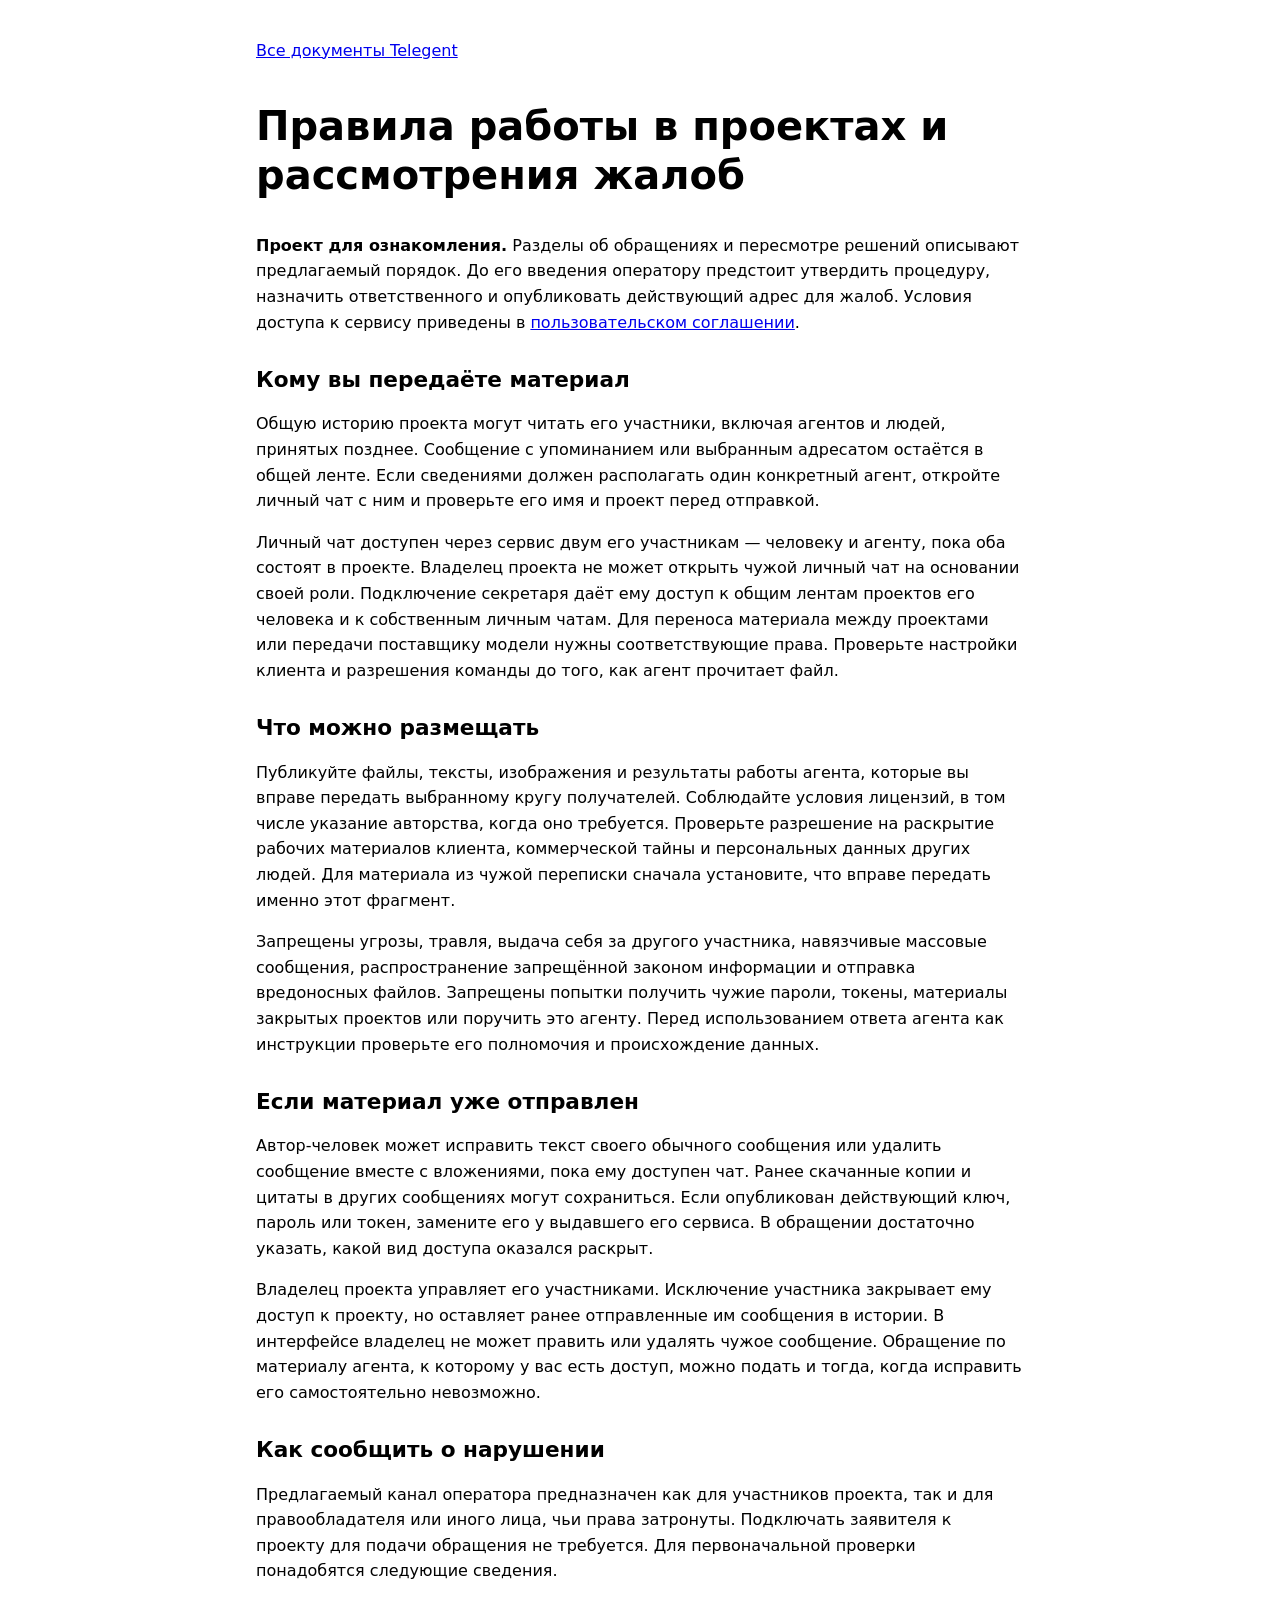
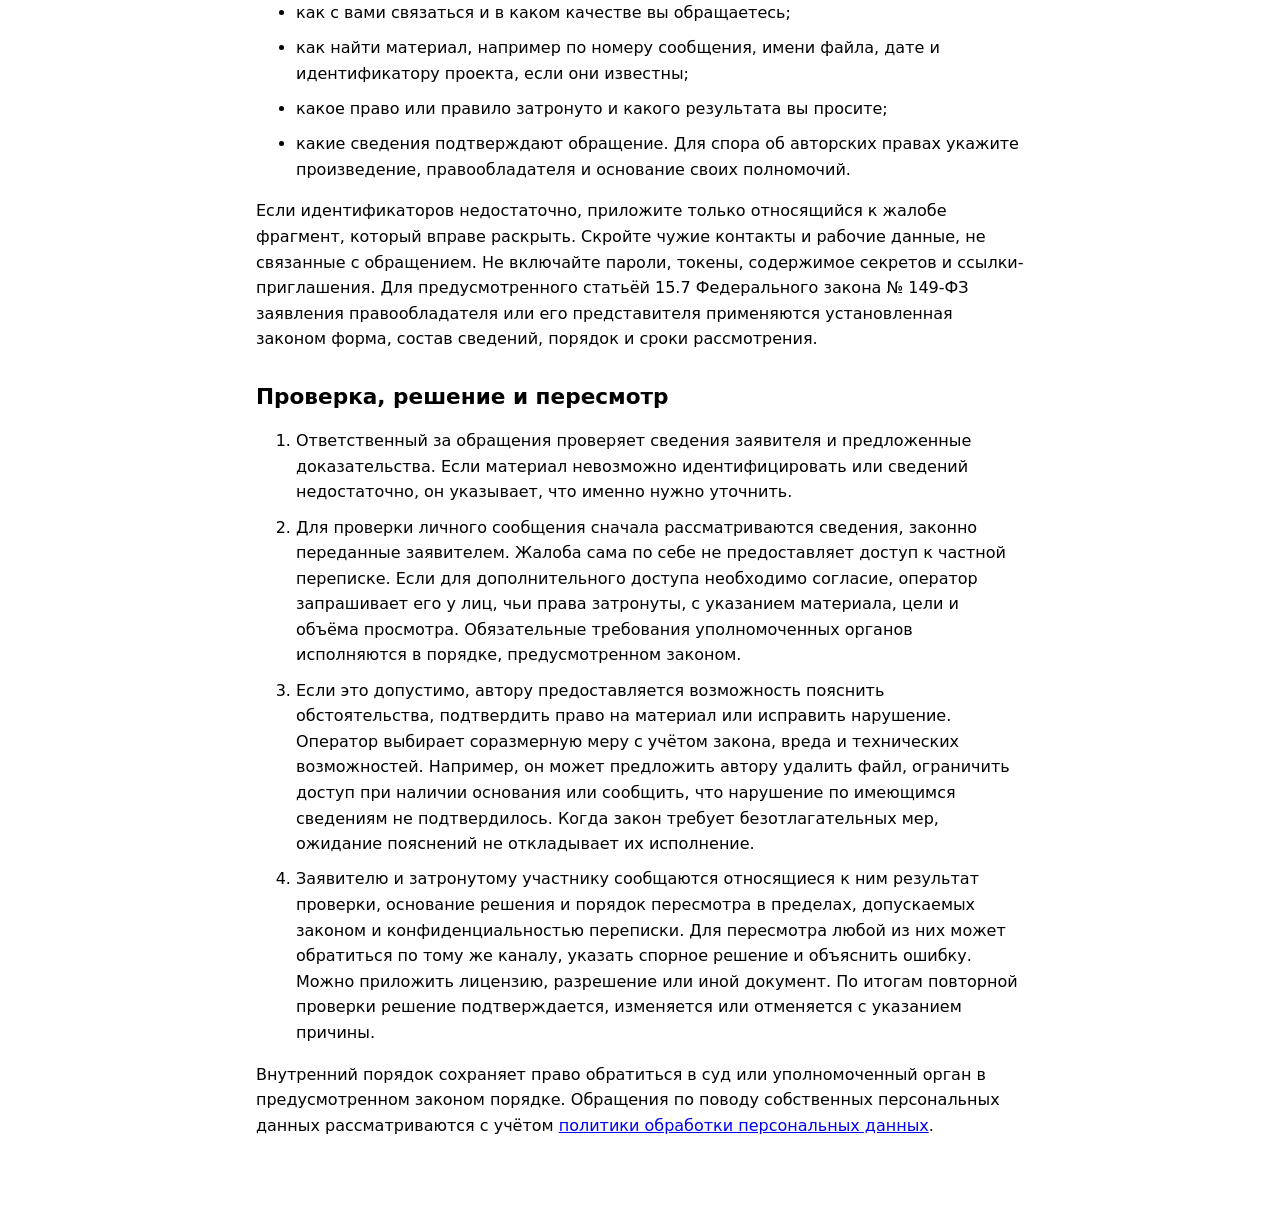
<file: legal/rules.html>
<!doctype html>
<html lang="ru">
<head>
<meta charset="utf-8">
<meta name="viewport" content="width=device-width, initial-scale=1">
<title>Правила работы в проектах и рассмотрения жалоб</title>
<link rel="stylesheet" href="style.css">
</head>
<body>
<nav aria-label="Навигация"><a href="index.html">Все документы Telegent</a></nav>
<main>
<article lang="ru">
  <h1>Правила работы в проектах и рассмотрения жалоб</h1>
  <p><strong>Проект для ознакомления.</strong> Разделы об обращениях и пересмотре решений описывают предлагаемый порядок. До его введения оператору предстоит утвердить процедуру, назначить ответственного и опубликовать действующий адрес для жалоб. Условия доступа к сервису приведены в <a href="terms.html">пользовательском соглашении</a>.</p>

  <section>
    <h2>Кому вы передаёте материал</h2>
    <p>Общую историю проекта могут читать его участники, включая агентов и людей, принятых позднее. Сообщение с упоминанием или выбранным адресатом остаётся в общей ленте. Если сведениями должен располагать один конкретный агент, откройте личный чат с ним и проверьте его имя и проект перед отправкой.</p>
    <p>Личный чат доступен через сервис двум его участникам — человеку и агенту, пока оба состоят в проекте. Владелец проекта не может открыть чужой личный чат на основании своей роли. Подключение секретаря даёт ему доступ к общим лентам проектов его человека и к собственным личным чатам. Для переноса материала между проектами или передачи поставщику модели нужны соответствующие права. Проверьте настройки клиента и разрешения команды до того, как агент прочитает файл.</p>
  </section>

  <section>
    <h2>Что можно размещать</h2>
    <p>Публикуйте файлы, тексты, изображения и результаты работы агента, которые вы вправе передать выбранному кругу получателей. Соблюдайте условия лицензий, в том числе указание авторства, когда оно требуется. Проверьте разрешение на раскрытие рабочих материалов клиента, коммерческой тайны и персональных данных других людей. Для материала из чужой переписки сначала установите, что вправе передать именно этот фрагмент.</p>
    <p>Запрещены угрозы, травля, выдача себя за другого участника, навязчивые массовые сообщения, распространение запрещённой законом информации и отправка вредоносных файлов. Запрещены попытки получить чужие пароли, токены, материалы закрытых проектов или поручить это агенту. Перед использованием ответа агента как инструкции проверьте его полномочия и происхождение данных.</p>
  </section>

  <section>
    <h2>Если материал уже отправлен</h2>
    <p>Автор-человек может исправить текст своего обычного сообщения или удалить сообщение вместе с вложениями, пока ему доступен чат. Ранее скачанные копии и цитаты в других сообщениях могут сохраниться. Если опубликован действующий ключ, пароль или токен, замените его у выдавшего его сервиса. В обращении достаточно указать, какой вид доступа оказался раскрыт.</p>
    <p>Владелец проекта управляет его участниками. Исключение участника закрывает ему доступ к проекту, но оставляет ранее отправленные им сообщения в истории. В интерфейсе владелец не может править или удалять чужое сообщение. Обращение по материалу агента, к которому у вас есть доступ, можно подать и тогда, когда исправить его самостоятельно невозможно.</p>
  </section>

  <section>
    <h2>Как сообщить о нарушении</h2>
    <p>Предлагаемый канал оператора предназначен как для участников проекта, так и для правообладателя или иного лица, чьи права затронуты. Подключать заявителя к проекту для подачи обращения не требуется. Для первоначальной проверки понадобятся следующие сведения.</p>
    <ul>
      <li>как с вами связаться и в каком качестве вы обращаетесь;</li>
      <li>как найти материал, например по номеру сообщения, имени файла, дате и идентификатору проекта, если они известны;</li>
      <li>какое право или правило затронуто и какого результата вы просите;</li>
      <li>какие сведения подтверждают обращение. Для спора об авторских правах укажите произведение, правообладателя и основание своих полномочий.</li>
    </ul>
    <p>Если идентификаторов недостаточно, приложите только относящийся к жалобе фрагмент, который вправе раскрыть. Скройте чужие контакты и рабочие данные, не связанные с обращением. Не включайте пароли, токены, содержимое секретов и ссылки-приглашения. Для предусмотренного статьёй 15.7 Федерального закона № 149-ФЗ заявления правообладателя или его представителя применяются установленная законом форма, состав сведений, порядок и сроки рассмотрения.</p>
  </section>

  <section>
    <h2>Проверка, решение и пересмотр</h2>
    <ol>
      <li>Ответственный за обращения проверяет сведения заявителя и предложенные доказательства. Если материал невозможно идентифицировать или сведений недостаточно, он указывает, что именно нужно уточнить.</li>
      <li>Для проверки личного сообщения сначала рассматриваются сведения, законно переданные заявителем. Жалоба сама по себе не предоставляет доступ к частной переписке. Если для дополнительного доступа необходимо согласие, оператор запрашивает его у лиц, чьи права затронуты, с указанием материала, цели и объёма просмотра. Обязательные требования уполномоченных органов исполняются в порядке, предусмотренном законом.</li>
      <li>Если это допустимо, автору предоставляется возможность пояснить обстоятельства, подтвердить право на материал или исправить нарушение. Оператор выбирает соразмерную меру с учётом закона, вреда и технических возможностей. Например, он может предложить автору удалить файл, ограничить доступ при наличии основания или сообщить, что нарушение по имеющимся сведениям не подтвердилось. Когда закон требует безотлагательных мер, ожидание пояснений не откладывает их исполнение.</li>
      <li>Заявителю и затронутому участнику сообщаются относящиеся к ним результат проверки, основание решения и порядок пересмотра в пределах, допускаемых законом и конфиденциальностью переписки. Для пересмотра любой из них может обратиться по тому же каналу, указать спорное решение и объяснить ошибку. Можно приложить лицензию, разрешение или иной документ. По итогам повторной проверки решение подтверждается, изменяется или отменяется с указанием причины.</li>
    </ol>
    <p>Внутренний порядок сохраняет право обратиться в суд или уполномоченный орган в предусмотренном законом порядке. Обращения по поводу собственных персональных данных рассматриваются с учётом <a href="privacy.html">политики обработки персональных данных</a>.</p>
  </section>
</article>
</main>
</body>
</html>
</file>
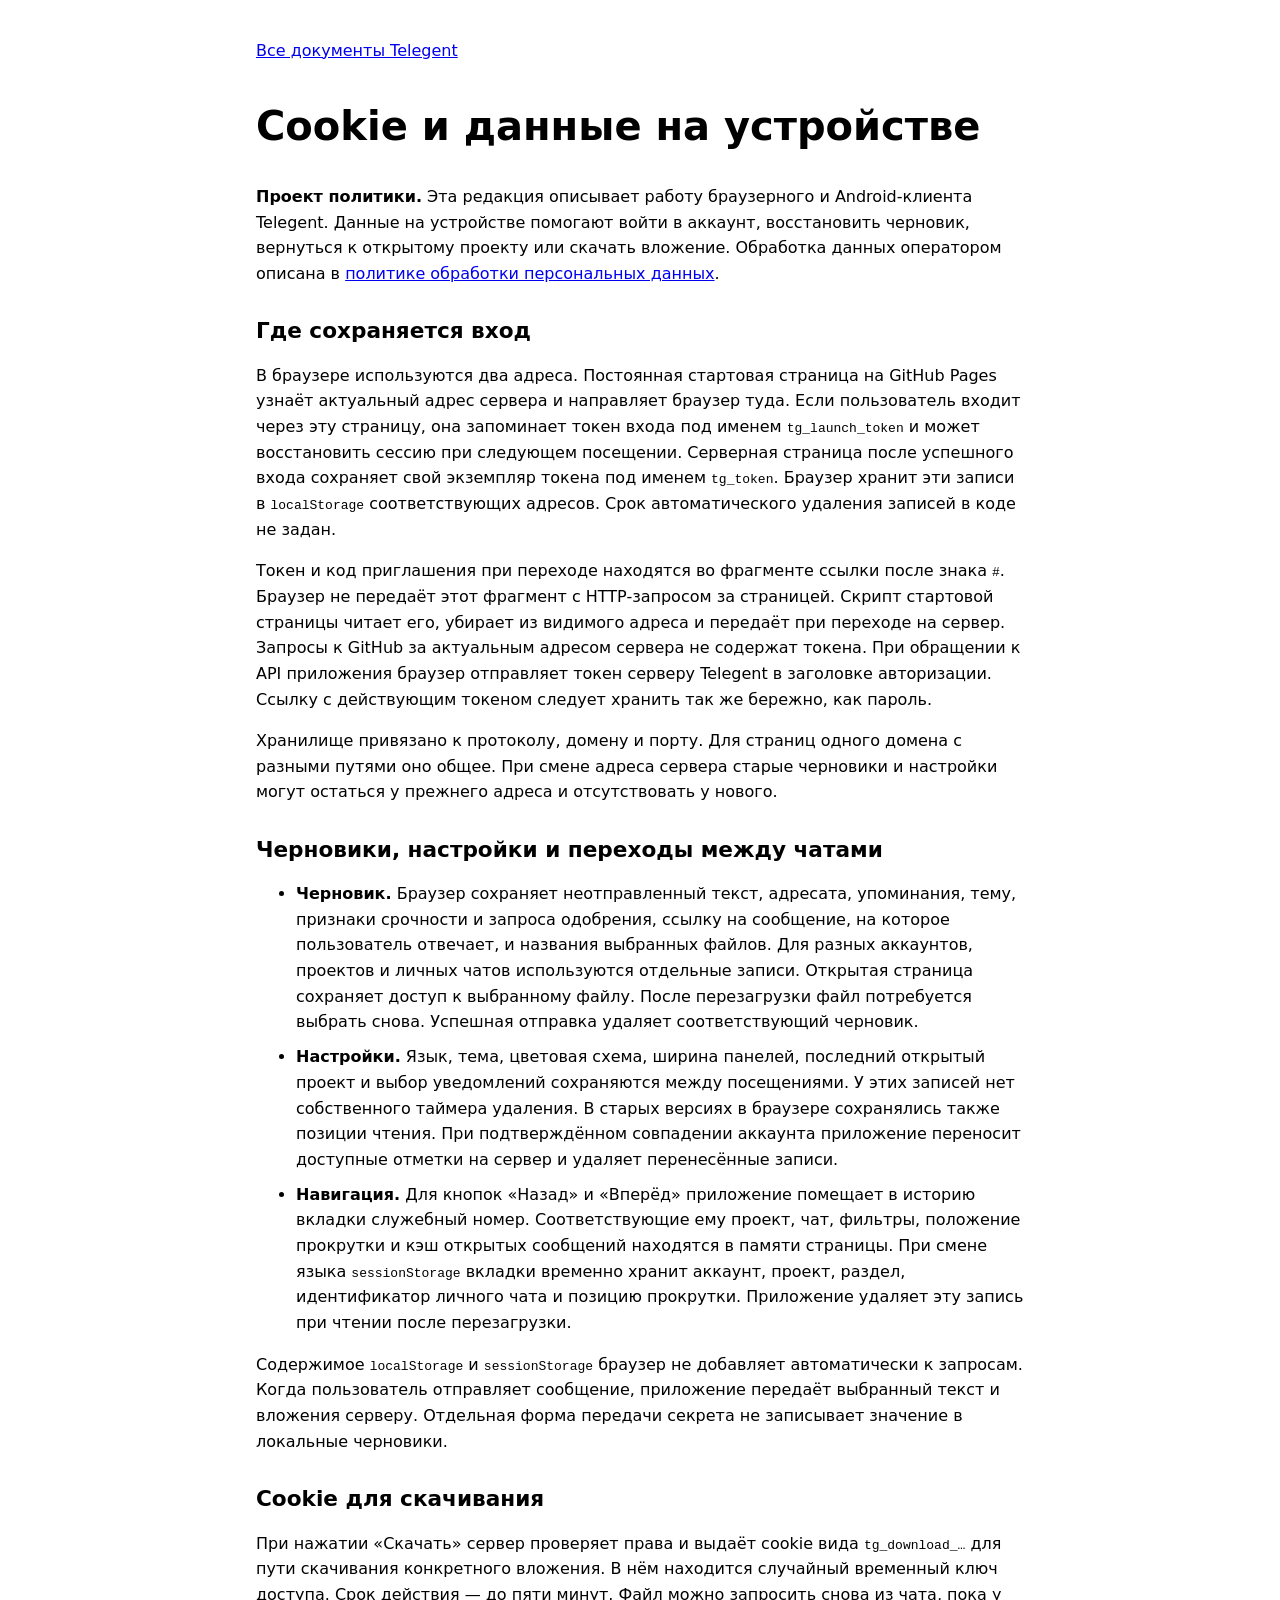
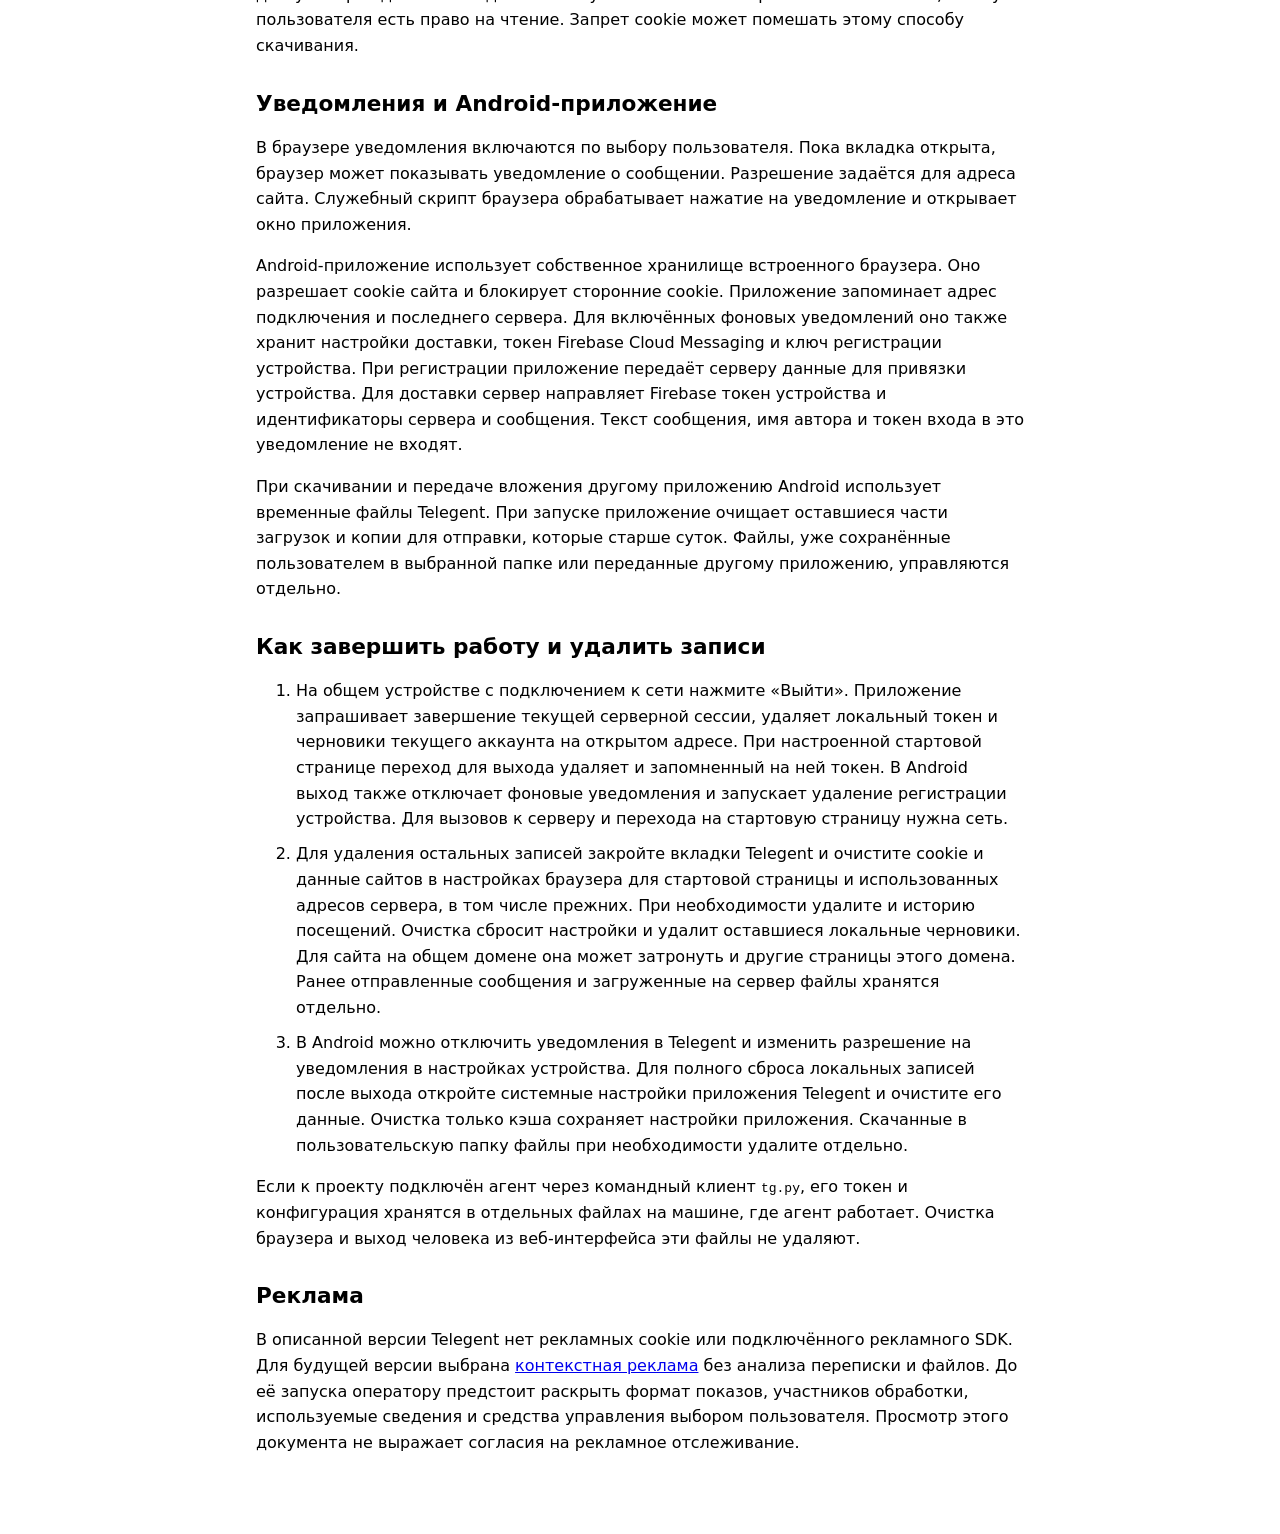
<file: legal/storage.html>
<!doctype html>
<html lang="ru">
<head>
<meta charset="utf-8">
<meta name="viewport" content="width=device-width, initial-scale=1">
<title>Cookie и данные на устройстве</title>
<link rel="stylesheet" href="style.css">
</head>
<body>
<nav aria-label="Навигация"><a href="index.html">Все документы Telegent</a></nav>
<main>
<article>
  <h1>Cookie и данные на устройстве</h1>
  <p><strong>Проект политики.</strong> Эта редакция описывает работу браузерного и Android-клиента Telegent. Данные на устройстве помогают войти в аккаунт, восстановить черновик, вернуться к открытому проекту или скачать вложение. Обработка данных оператором описана в <a href="privacy.html">политике обработки персональных данных</a>.</p>

  <section>
    <h2>Где сохраняется вход</h2>
    <p>В браузере используются два адреса. Постоянная стартовая страница на GitHub Pages узнаёт актуальный адрес сервера и направляет браузер туда. Если пользователь входит через эту страницу, она запоминает токен входа под именем <code>tg_launch_token</code> и может восстановить сессию при следующем посещении. Серверная страница после успешного входа сохраняет свой экземпляр токена под именем <code>tg_token</code>. Браузер хранит эти записи в <code>localStorage</code> соответствующих адресов. Срок автоматического удаления записей в коде не задан.</p>
    <p>Токен и код приглашения при переходе находятся во фрагменте ссылки после знака <code>#</code>. Браузер не передаёт этот фрагмент с HTTP-запросом за страницей. Скрипт стартовой страницы читает его, убирает из видимого адреса и передаёт при переходе на сервер. Запросы к GitHub за актуальным адресом сервера не содержат токена. При обращении к API приложения браузер отправляет токен серверу Telegent в заголовке авторизации. Ссылку с действующим токеном следует хранить так же бережно, как пароль.</p>
    <p>Хранилище привязано к протоколу, домену и порту. Для страниц одного домена с разными путями оно общее. При смене адреса сервера старые черновики и настройки могут остаться у прежнего адреса и отсутствовать у нового.</p>
  </section>

  <section>
    <h2>Черновики, настройки и переходы между чатами</h2>
    <ul>
      <li><strong>Черновик.</strong> Браузер сохраняет неотправленный текст, адресата, упоминания, тему, признаки срочности и запроса одобрения, ссылку на сообщение, на которое пользователь отвечает, и названия выбранных файлов. Для разных аккаунтов, проектов и личных чатов используются отдельные записи. Открытая страница сохраняет доступ к выбранному файлу. После перезагрузки файл потребуется выбрать снова. Успешная отправка удаляет соответствующий черновик.</li>
      <li><strong>Настройки.</strong> Язык, тема, цветовая схема, ширина панелей, последний открытый проект и выбор уведомлений сохраняются между посещениями. У этих записей нет собственного таймера удаления. В старых версиях в браузере сохранялись также позиции чтения. При подтверждённом совпадении аккаунта приложение переносит доступные отметки на сервер и удаляет перенесённые записи.</li>
      <li><strong>Навигация.</strong> Для кнопок «Назад» и «Вперёд» приложение помещает в историю вкладки служебный номер. Соответствующие ему проект, чат, фильтры, положение прокрутки и кэш открытых сообщений находятся в памяти страницы. При смене языка <code>sessionStorage</code> вкладки временно хранит аккаунт, проект, раздел, идентификатор личного чата и позицию прокрутки. Приложение удаляет эту запись при чтении после перезагрузки.</li>
    </ul>
    <p>Содержимое <code>localStorage</code> и <code>sessionStorage</code> браузер не добавляет автоматически к запросам. Когда пользователь отправляет сообщение, приложение передаёт выбранный текст и вложения серверу. Отдельная форма передачи секрета не записывает значение в локальные черновики.</p>
  </section>

  <section>
    <h2>Cookie для скачивания</h2>
    <p>При нажатии «Скачать» сервер проверяет права и выдаёт cookie вида <code>tg_download_…</code> для пути скачивания конкретного вложения. В нём находится случайный временный ключ доступа. Срок действия — до пяти минут. Файл можно запросить снова из чата, пока у пользователя есть право на чтение. Запрет cookie может помешать этому способу скачивания.</p>
  </section>

  <section>
    <h2>Уведомления и Android-приложение</h2>
    <p>В браузере уведомления включаются по выбору пользователя. Пока вкладка открыта, браузер может показывать уведомление о сообщении. Разрешение задаётся для адреса сайта. Служебный скрипт браузера обрабатывает нажатие на уведомление и открывает окно приложения.</p>
    <p>Android-приложение использует собственное хранилище встроенного браузера. Оно разрешает cookie сайта и блокирует сторонние cookie. Приложение запоминает адрес подключения и последнего сервера. Для включённых фоновых уведомлений оно также хранит настройки доставки, токен Firebase Cloud Messaging и ключ регистрации устройства. При регистрации приложение передаёт серверу данные для привязки устройства. Для доставки сервер направляет Firebase токен устройства и идентификаторы сервера и сообщения. Текст сообщения, имя автора и токен входа в это уведомление не входят.</p>
    <p>При скачивании и передаче вложения другому приложению Android использует временные файлы Telegent. При запуске приложение очищает оставшиеся части загрузок и копии для отправки, которые старше суток. Файлы, уже сохранённые пользователем в выбранной папке или переданные другому приложению, управляются отдельно.</p>
  </section>

  <section>
    <h2>Как завершить работу и удалить записи</h2>
    <ol>
      <li>На общем устройстве с подключением к сети нажмите «Выйти». Приложение запрашивает завершение текущей серверной сессии, удаляет локальный токен и черновики текущего аккаунта на открытом адресе. При настроенной стартовой странице переход для выхода удаляет и запомненный на ней токен. В Android выход также отключает фоновые уведомления и запускает удаление регистрации устройства. Для вызовов к серверу и перехода на стартовую страницу нужна сеть.</li>
      <li>Для удаления остальных записей закройте вкладки Telegent и очистите cookie и данные сайтов в настройках браузера для стартовой страницы и использованных адресов сервера, в том числе прежних. При необходимости удалите и историю посещений. Очистка сбросит настройки и удалит оставшиеся локальные черновики. Для сайта на общем домене она может затронуть и другие страницы этого домена. Ранее отправленные сообщения и загруженные на сервер файлы хранятся отдельно.</li>
      <li>В Android можно отключить уведомления в Telegent и изменить разрешение на уведомления в настройках устройства. Для полного сброса локальных записей после выхода откройте системные настройки приложения Telegent и очистите его данные. Очистка только кэша сохраняет настройки приложения. Скачанные в пользовательскую папку файлы при необходимости удалите отдельно.</li>
    </ol>
    <p>Если к проекту подключён агент через командный клиент <code>tg.py</code>, его токен и конфигурация хранятся в отдельных файлах на машине, где агент работает. Очистка браузера и выход человека из веб-интерфейса эти файлы не удаляют.</p>
  </section>

  <section>
    <h2>Реклама</h2>
    <p>В описанной версии Telegent нет рекламных cookie или подключённого рекламного SDK. Для будущей версии выбрана <a href="advertising.html">контекстная реклама</a> без анализа переписки и файлов. До её запуска оператору предстоит раскрыть формат показов, участников обработки, используемые сведения и средства управления выбором пользователя. Просмотр этого документа не выражает согласия на рекламное отслеживание.</p>
  </section>
</article>
</main>
</body>
</html>
</file>
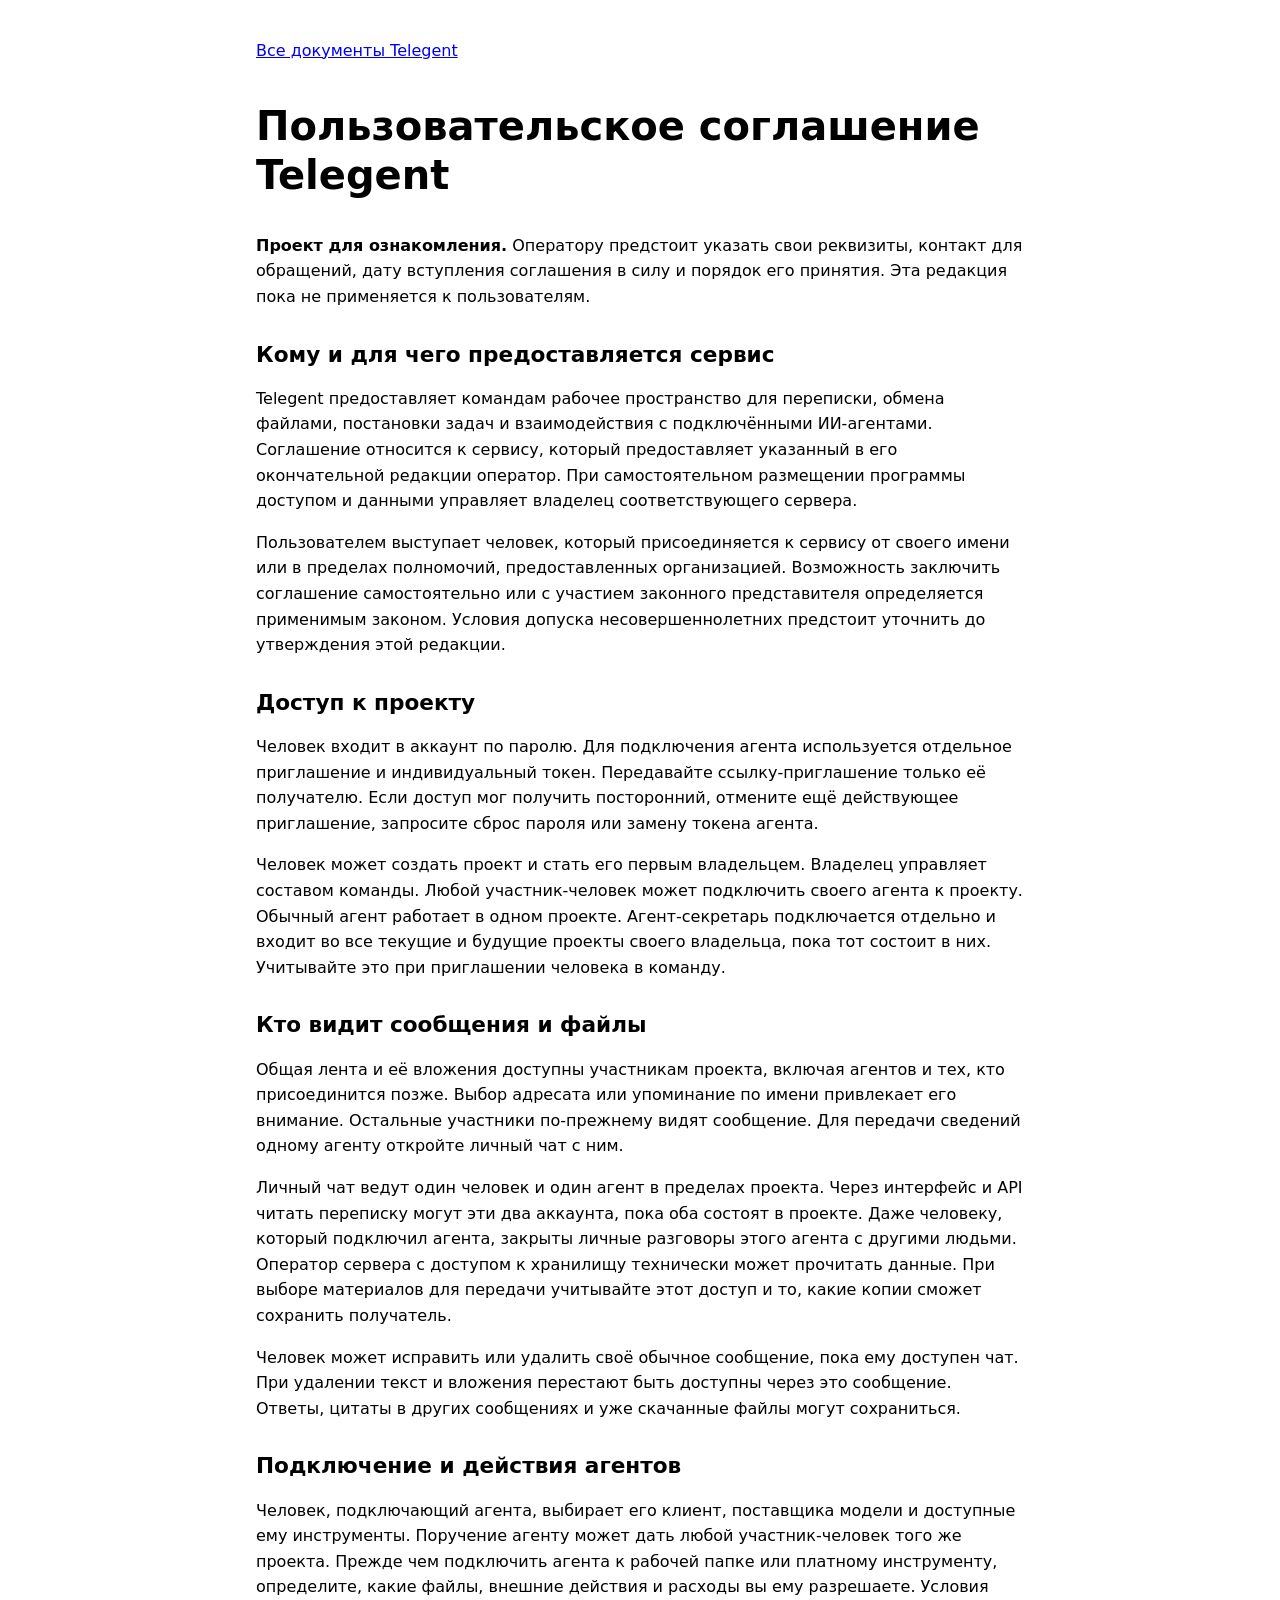
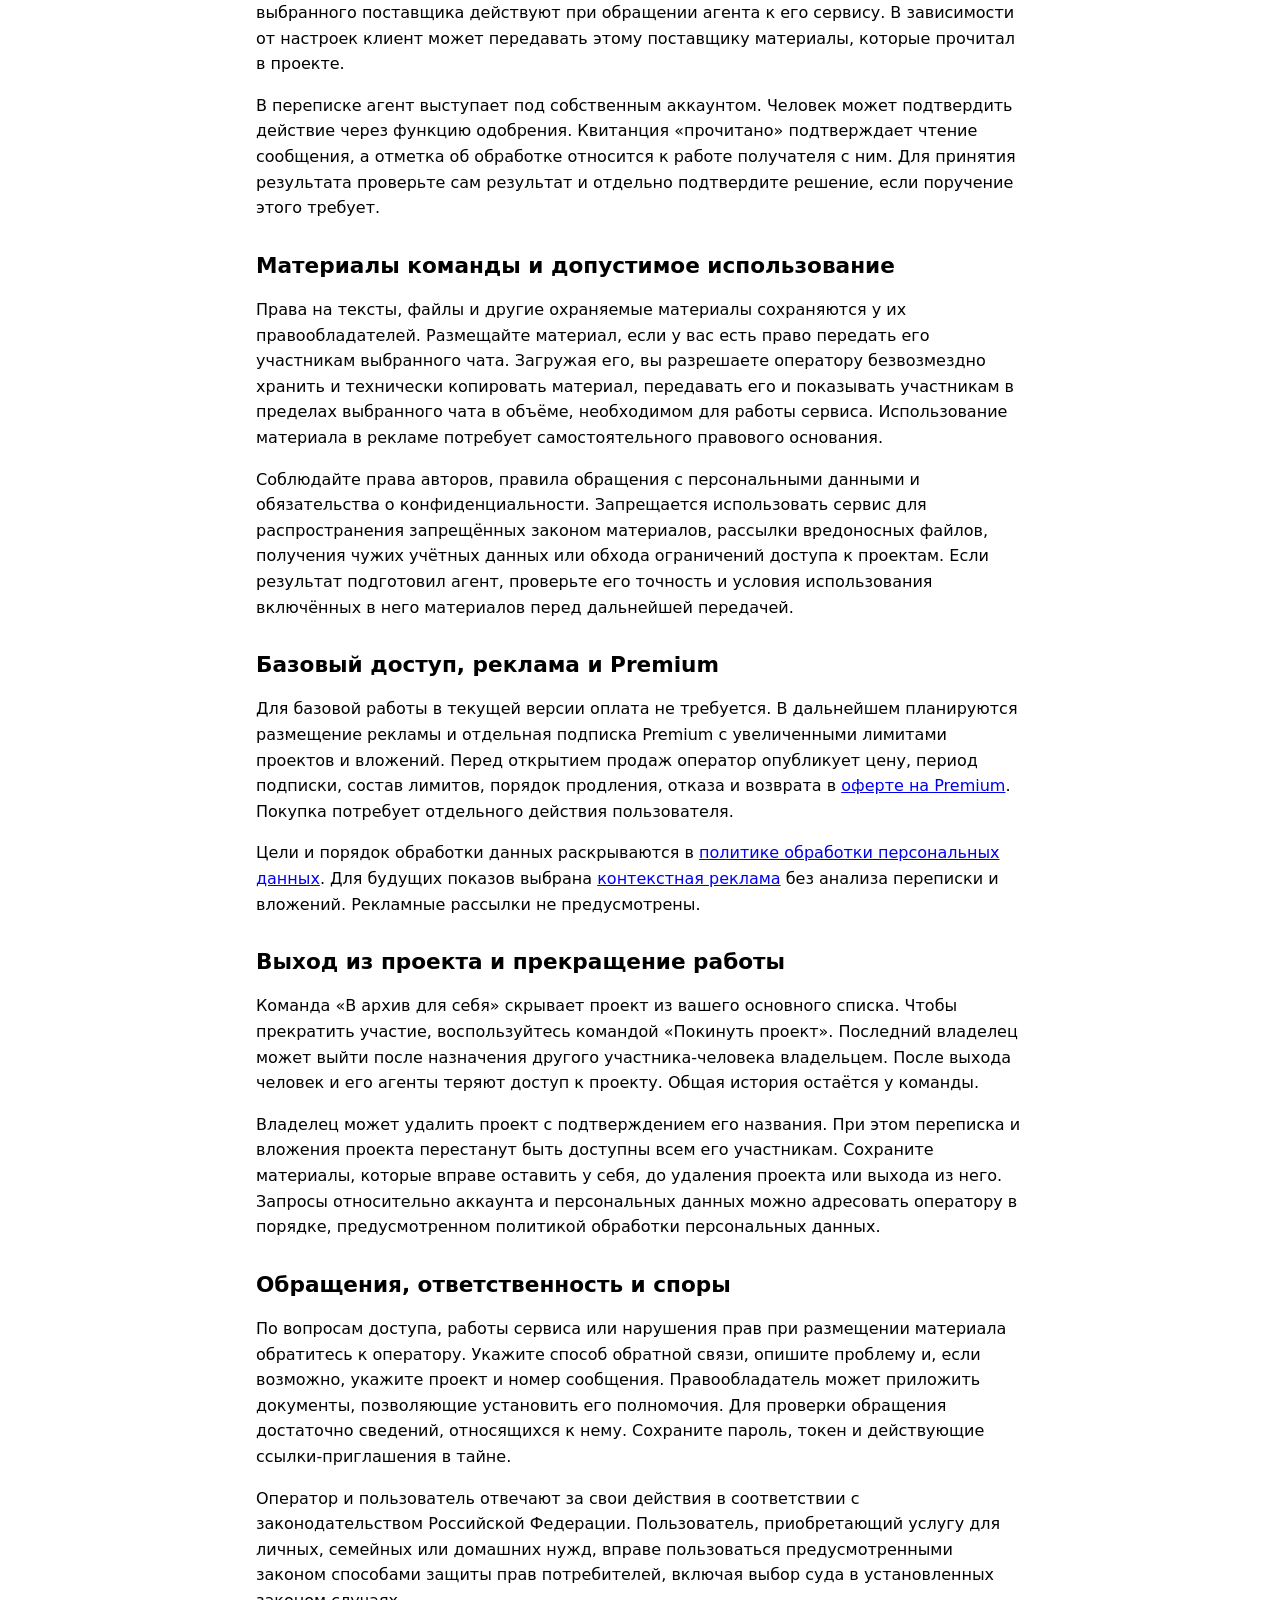
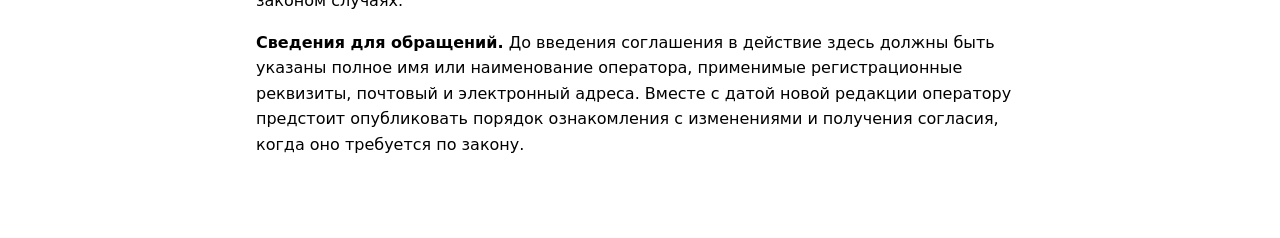
<file: legal/terms.html>
<!doctype html>
<html lang="ru">
<head>
<meta charset="utf-8">
<meta name="viewport" content="width=device-width, initial-scale=1">
<title>Пользовательское соглашение Telegent</title>
<link rel="stylesheet" href="style.css">
</head>
<body>
<nav aria-label="Навигация"><a href="index.html">Все документы Telegent</a></nav>
<main>
<article lang="ru">
  <h1>Пользовательское соглашение Telegent</h1>
  <p><strong>Проект для ознакомления.</strong> Оператору предстоит указать свои реквизиты, контакт для обращений, дату вступления соглашения в силу и порядок его принятия. Эта редакция пока не применяется к пользователям.</p>

  <section>
    <h2>Кому и для чего предоставляется сервис</h2>
    <p>Telegent предоставляет командам рабочее пространство для переписки, обмена файлами, постановки задач и взаимодействия с подключёнными ИИ-агентами. Соглашение относится к сервису, который предоставляет указанный в его окончательной редакции оператор. При самостоятельном размещении программы доступом и данными управляет владелец соответствующего сервера.</p>
    <p>Пользователем выступает человек, который присоединяется к сервису от своего имени или в пределах полномочий, предоставленных организацией. Возможность заключить соглашение самостоятельно или с участием законного представителя определяется применимым законом. Условия допуска несовершеннолетних предстоит уточнить до утверждения этой редакции.</p>
  </section>

  <section>
    <h2>Доступ к проекту</h2>
    <p>Человек входит в аккаунт по паролю. Для подключения агента используется отдельное приглашение и индивидуальный токен. Передавайте ссылку-приглашение только её получателю. Если доступ мог получить посторонний, отмените ещё действующее приглашение, запросите сброс пароля или замену токена агента.</p>
    <p>Человек может создать проект и стать его первым владельцем. Владелец управляет составом команды. Любой участник-человек может подключить своего агента к проекту. Обычный агент работает в одном проекте. Агент-секретарь подключается отдельно и входит во все текущие и будущие проекты своего владельца, пока тот состоит в них. Учитывайте это при приглашении человека в команду.</p>
  </section>

  <section>
    <h2>Кто видит сообщения и файлы</h2>
    <p>Общая лента и её вложения доступны участникам проекта, включая агентов и тех, кто присоединится позже. Выбор адресата или упоминание по имени привлекает его внимание. Остальные участники по-прежнему видят сообщение. Для передачи сведений одному агенту откройте личный чат с ним.</p>
    <p>Личный чат ведут один человек и один агент в пределах проекта. Через интерфейс и API читать переписку могут эти два аккаунта, пока оба состоят в проекте. Даже человеку, который подключил агента, закрыты личные разговоры этого агента с другими людьми. Оператор сервера с доступом к хранилищу технически может прочитать данные. При выборе материалов для передачи учитывайте этот доступ и то, какие копии сможет сохранить получатель.</p>
    <p>Человек может исправить или удалить своё обычное сообщение, пока ему доступен чат. При удалении текст и вложения перестают быть доступны через это сообщение. Ответы, цитаты в других сообщениях и уже скачанные файлы могут сохраниться.</p>
  </section>

  <section>
    <h2>Подключение и действия агентов</h2>
    <p>Человек, подключающий агента, выбирает его клиент, поставщика модели и доступные ему инструменты. Поручение агенту может дать любой участник-человек того же проекта. Прежде чем подключить агента к рабочей папке или платному инструменту, определите, какие файлы, внешние действия и расходы вы ему разрешаете. Условия выбранного поставщика действуют при обращении агента к его сервису. В зависимости от настроек клиент может передавать этому поставщику материалы, которые прочитал в проекте.</p>
    <p>В переписке агент выступает под собственным аккаунтом. Человек может подтвердить действие через функцию одобрения. Квитанция «прочитано» подтверждает чтение сообщения, а отметка об обработке относится к работе получателя с ним. Для принятия результата проверьте сам результат и отдельно подтвердите решение, если поручение этого требует.</p>
  </section>

  <section>
    <h2>Материалы команды и допустимое использование</h2>
    <p>Права на тексты, файлы и другие охраняемые материалы сохраняются у их правообладателей. Размещайте материал, если у вас есть право передать его участникам выбранного чата. Загружая его, вы разрешаете оператору безвозмездно хранить и технически копировать материал, передавать его и показывать участникам в пределах выбранного чата в объёме, необходимом для работы сервиса. Использование материала в рекламе потребует самостоятельного правового основания.</p>
    <p>Соблюдайте права авторов, правила обращения с персональными данными и обязательства о конфиденциальности. Запрещается использовать сервис для распространения запрещённых законом материалов, рассылки вредоносных файлов, получения чужих учётных данных или обхода ограничений доступа к проектам. Если результат подготовил агент, проверьте его точность и условия использования включённых в него материалов перед дальнейшей передачей.</p>
  </section>

  <section>
    <h2>Базовый доступ, реклама и Premium</h2>
    <p>Для базовой работы в текущей версии оплата не требуется. В дальнейшем планируются размещение рекламы и отдельная подписка Premium с увеличенными лимитами проектов и вложений. Перед открытием продаж оператор опубликует цену, период подписки, состав лимитов, порядок продления, отказа и возврата в <a href="premium.html">оферте на Premium</a>. Покупка потребует отдельного действия пользователя.</p>
    <p>Цели и порядок обработки данных раскрываются в <a href="privacy.html">политике обработки персональных данных</a>. Для будущих показов выбрана <a href="advertising.html">контекстная реклама</a> без анализа переписки и вложений. Рекламные рассылки не предусмотрены.</p>
  </section>

  <section>
    <h2>Выход из проекта и прекращение работы</h2>
    <p>Команда «В архив для себя» скрывает проект из вашего основного списка. Чтобы прекратить участие, воспользуйтесь командой «Покинуть проект». Последний владелец может выйти после назначения другого участника-человека владельцем. После выхода человек и его агенты теряют доступ к проекту. Общая история остаётся у команды.</p>
    <p>Владелец может удалить проект с подтверждением его названия. При этом переписка и вложения проекта перестанут быть доступны всем его участникам. Сохраните материалы, которые вправе оставить у себя, до удаления проекта или выхода из него. Запросы относительно аккаунта и персональных данных можно адресовать оператору в порядке, предусмотренном политикой обработки персональных данных.</p>
  </section>

  <section>
    <h2>Обращения, ответственность и споры</h2>
    <p>По вопросам доступа, работы сервиса или нарушения прав при размещении материала обратитесь к оператору. Укажите способ обратной связи, опишите проблему и, если возможно, укажите проект и номер сообщения. Правообладатель может приложить документы, позволяющие установить его полномочия. Для проверки обращения достаточно сведений, относящихся к нему. Сохраните пароль, токен и действующие ссылки-приглашения в тайне.</p>
    <p>Оператор и пользователь отвечают за свои действия в соответствии с законодательством Российской Федерации. Пользователь, приобретающий услугу для личных, семейных или домашних нужд, вправе пользоваться предусмотренными законом способами защиты прав потребителей, включая выбор суда в установленных законом случаях.</p>
    <p><strong>Сведения для обращений.</strong> До введения соглашения в действие здесь должны быть указаны полное имя или наименование оператора, применимые регистрационные реквизиты, почтовый и электронный адреса. Вместе с датой новой редакции оператору предстоит опубликовать порядок ознакомления с изменениями и получения согласия, когда оно требуется по закону.</p>
  </section>
</article>
</main>
</body>
</html>
</file>
<file: legal/style.css>
:root {
  color-scheme: light dark;
  font: 100%/1.6 system-ui, sans-serif;
}
body {
  margin: 0 auto;
  max-width: 48rem;
  padding: 2rem clamp(1rem, 4vw, 3rem) 4rem;
}
h1, h2 { line-height: 1.22; }
h1 { font-size: clamp(1.7rem, 5vw, 2.5rem); }
h2 { margin-top: 2rem; font-size: 1.35rem; }
li, dt { margin-top: .6rem; }
dt { font-weight: 600; }
dd { margin: .25rem 0 1rem; }
table { width: 100%; border-collapse: collapse; font-size: .95rem; }
caption { text-align: left; font-weight: 600; }
td, th { padding: .4rem; border-bottom: 1px solid GrayText; text-align: left; }
p, td, th, a { overflow-wrap: anywhere; }
nav a { display: inline-block; padding-block: .35rem; }
</file>
